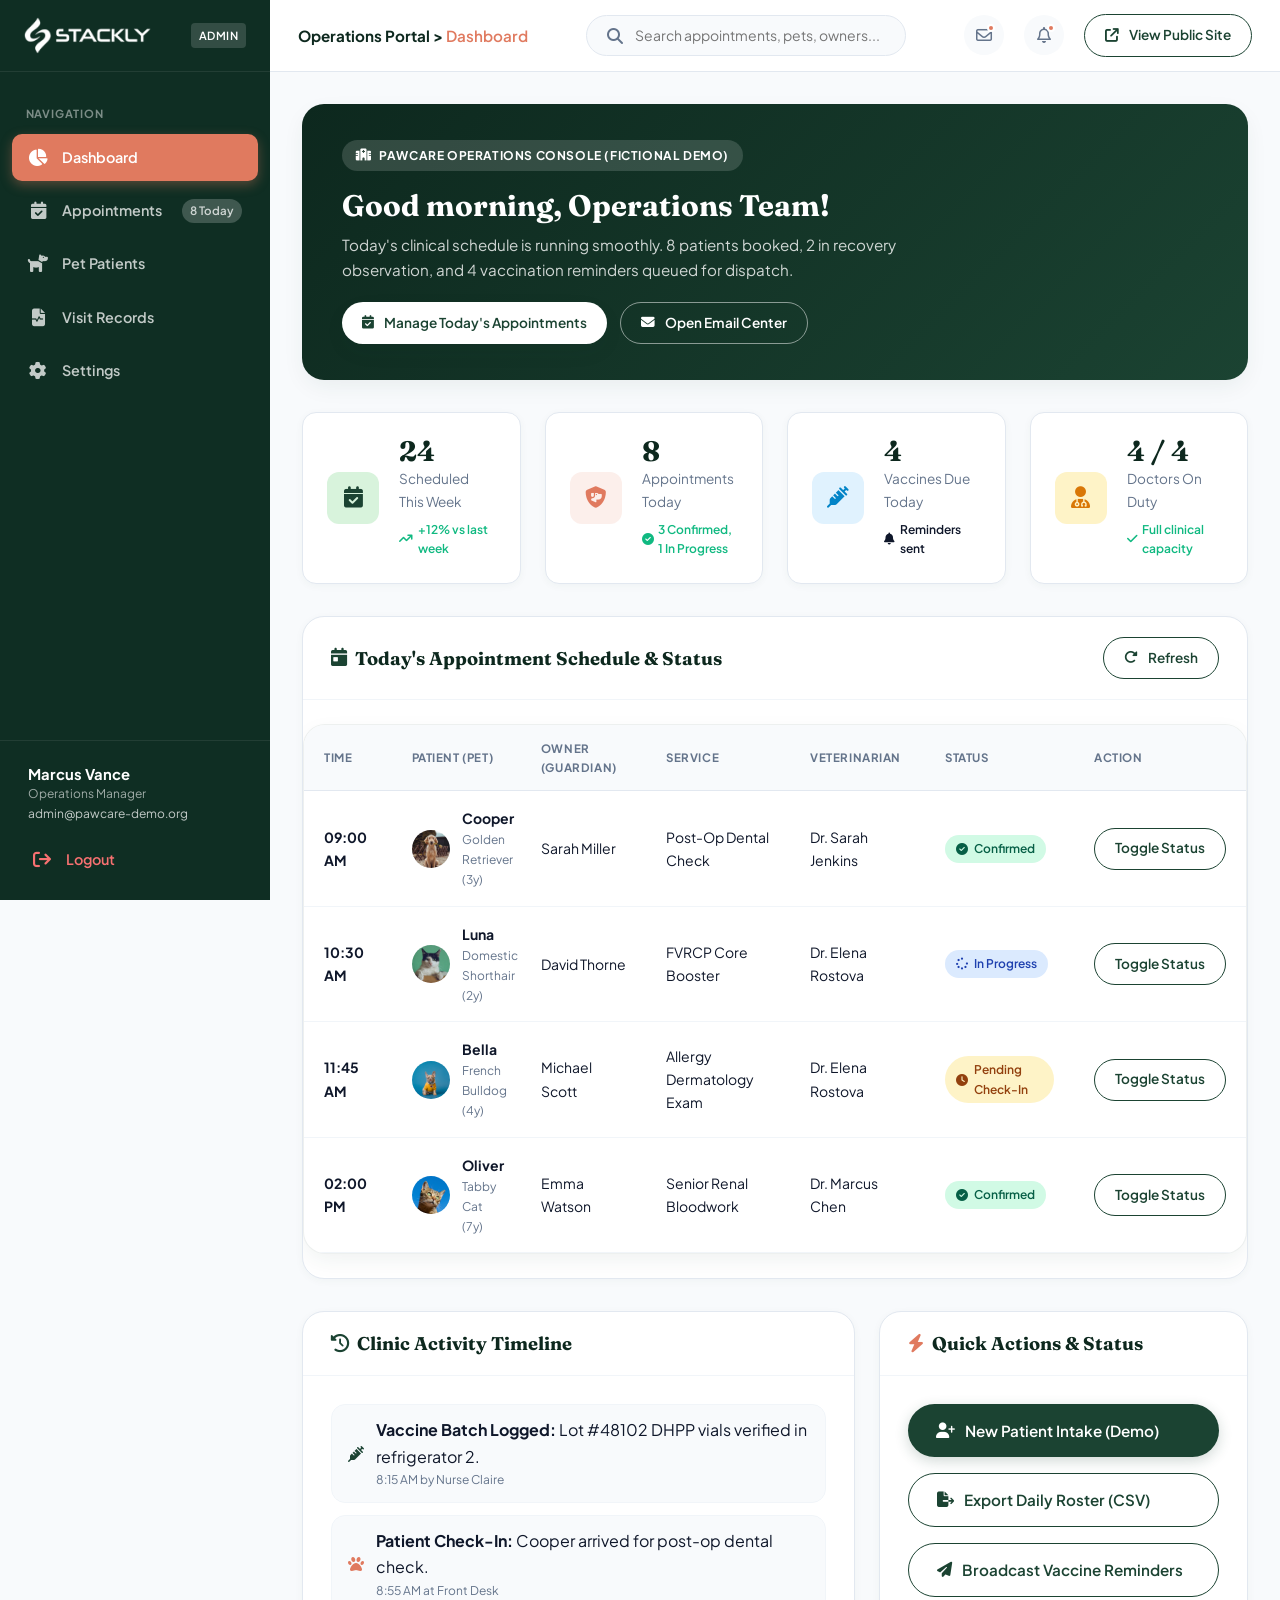
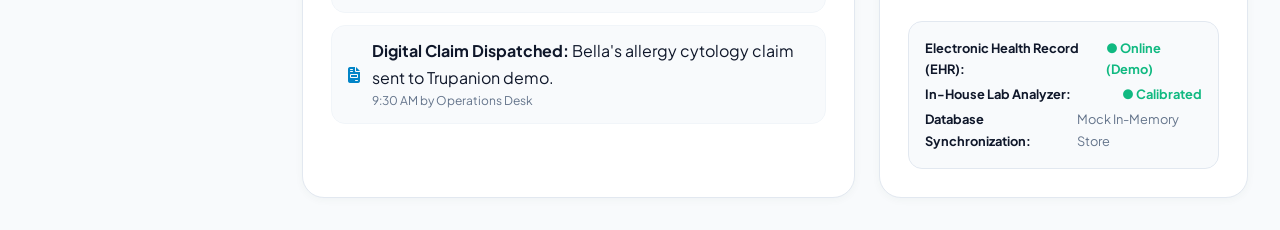
<file: admin-dashboard.html>
<!DOCTYPE html>
<html lang="en">
<head>
  <meta charset="UTF-8">
  <meta name="viewport" content="width=device-width, initial-scale=1.0">
  <title>Clinic Operations Dashboard | PawCare Veterinary Clinic</title>
  <meta name="description" content="PawCare Clinic Operations Dashboard. Manage appointments, patient records, owner contacts, staff scheduling, vaccination reminders, and clinic analytics.">

  <!-- Favicon / Fonts / Icons -->
  <link rel="preconnect" href="https://fonts.googleapis.com">
  <link rel="preconnect" href="https://fonts.gstatic.com" crossorigin>
  <link href="https://fonts.googleapis.com/css2?family=Fraunces:opsz,wght@9..144,600;700&family=Plus+Jakarta+Sans:wght@400;500;600;700&display=swap" rel="stylesheet">
  <link rel="stylesheet" href="https://cdnjs.cloudflare.com/ajax/libs/font-awesome/6.5.1/css/all.min.css">

  <!-- Core Dashboard Stylesheet -->
  <link rel="stylesheet" href="assets/style.css">
  <link rel="stylesheet" href="assets/dashboard.css">
  <link rel="stylesheet" href="assets/responsive.css">
</head>
<body class="theme-admin">

  <div class="dashboard-app">
    <!-- =========================================================================
         ADMIN SIDEBAR
         All 14 items implemented: Dashboard, Appointments, Pet Patients,
         Pet Owners, Veterinarians, Services, Visit Records, Vaccination Reminders,
         Reports, Messages, Email Center, Notifications, Settings, Logout
         ========================================================================= -->
    <aside class="dash-sidebar" aria-label="Clinic Operations Navigation">
      <div class="sidebar-header">
        <a href="admin-dashboard.html" class="sidebar-brand" aria-label="PawCare Admin Dashboard">
          <img src="assets/logo.webp" alt="PawCare Clinic" class="sidebar-logo-img" width="130" height="38">
        </a>
        <div style="display: flex; align-items: center; gap: 0.5rem; margin-left: auto;">
          <span class="sidebar-role-badge">Admin</span>
          <button type="button" class="dash-sidebar-close" aria-label="Close Sidebar Navigation">
            <i class="fa-solid fa-xmark"></i>
          </button>
        </div>
      </div>

      <nav class="sidebar-nav">
        <div class="sidebar-section-title">Navigation</div>
        <button type="button" class="sidebar-nav-item active" data-tab="tab-dashboard">
          <i class="fa-solid fa-chart-pie"></i>
          <span>Dashboard</span>
        </button>
        <button type="button" class="sidebar-nav-item" data-tab="tab-appointments">
          <i class="fa-solid fa-calendar-check"></i>
          <span>Appointments</span>
          <span class="badge-pill">8 Today</span>
        </button>
        <button type="button" class="sidebar-nav-item" data-tab="tab-patients">
          <i class="fa-solid fa-dog"></i>
          <span>Pet Patients</span>
        </button>
        <button type="button" class="sidebar-nav-item" data-tab="tab-records">
          <i class="fa-solid fa-file-waveform"></i>
          <span>Visit Records</span>
        </button>
        <button type="button" class="sidebar-nav-item" data-tab="tab-settings">
          <i class="fa-solid fa-gear"></i>
          <span>Settings</span>
        </button>
      </nav>

      <div class="sidebar-footer">
        <div class="sidebar-user-card" style="margin-bottom: 0.75rem;">
          <div class="sidebar-user-info">
            <div class="sidebar-user-name">Marcus Vance</div>
            <div class="sidebar-user-role">Operations Manager</div>
            <div class="sidebar-user-email" title="admin@pawcare-demo.org">admin@pawcare-demo.org</div>
          </div>
        </div>
        <script>
          (function() {
            try {
              var params = new URLSearchParams(window.location.search);
              var email = params.get('email') || 
                          localStorage.getItem('pawcare_logged_in_email') || 
                          sessionStorage.getItem('pawcare_logged_in_email') || 
                          localStorage.getItem('pawcare_registered_email');
              if (email && email.trim()) {
                email = email.trim();
                localStorage.setItem('pawcare_logged_in_email', email);
                sessionStorage.setItem('pawcare_logged_in_email', email);
                var el = document.querySelector('.sidebar-user-email');
                if (el) { el.textContent = email; el.title = email; }
                var regName = localStorage.getItem('pawcare_registered_name') || sessionStorage.getItem('pawcare_registered_name');
                var nameEl = document.querySelector('.sidebar-user-name');
                if (regName && nameEl) {
                  nameEl.textContent = regName;
                  nameEl.title = regName;
                } else if (email.indexOf('@') > 0 && nameEl) {
                  var local = email.split('@')[0];
                  if (local && local !== 'admin' && local !== 'vet') {
                    var clean = local.split(/[\._\-+]+/).filter(Boolean).map(function(s){return s.charAt(0).toUpperCase() + s.slice(1).toLowerCase();}).join(' ');
                    if (clean) { nameEl.textContent = clean; nameEl.title = clean; }
                  }
                }
              }
            } catch(e) {}
          })();
        </script>
        <button type="button" class="sidebar-nav-item action-logout" data-action="logout" style="color: #F87171; padding: 0.5rem 0.75rem; border-radius: 8px;">
          <i class="fa-solid fa-arrow-right-from-bracket"></i>
          <span>Logout</span>
        </button>
      </div>
    </aside>

    <!-- Mobile Sidebar Backdrop Overlay -->
    <div class="dash-sidebar-backdrop" id="dashSidebarBackdrop"></div>

    <!-- =========================================================================
         MAIN OPERATIONS CONTENT
         ========================================================================= -->
    <main class="dash-main">
      <!-- Topbar -->
      <header class="dash-topbar">
        <div style="display: flex; align-items: center; min-width: 0; overflow: hidden;">
          <button type="button" class="dash-sidebar-toggle" aria-label="Toggle Sidebar Navigation">
            <i class="fa-solid fa-bars"></i>
          </button>
          <div style="font-size: 0.95rem; font-weight: 700; color: var(--color-primary-dark); white-space: nowrap; overflow: hidden; text-overflow: ellipsis;">
            <span class="dash-breadcrumb-prefix">Operations Portal &gt; </span><span class="dash-breadcrumb-current" style="color: var(--color-accent); font-weight: 600;">Dashboard</span>
          </div>
        </div>

        <div class="dash-search-box">
          <i class="fa-solid fa-magnifying-glass" style="color: var(--dash-muted);"></i>
          <input type="text" id="dashGlobalSearch" placeholder="Search appointments, pets, owners..." aria-label="Global search">
        </div>

        <div class="dash-topbar-actions">
          <button type="button" class="topbar-icon-btn" onclick="window.location.href='404.html'" aria-label="Email Inbox">
            <i class="fa-regular fa-envelope"></i>
            <span class="dot-alert"></span>
          </button>
          <button type="button" class="topbar-icon-btn" onclick="window.location.href='404.html'" aria-label="Notifications Alert">
            <i class="fa-regular fa-bell"></i>
            <span class="dot-alert"></span>
          </button>
          <a href="index.html" class="btn btn-outline btn-sm">
            <i class="fa-solid fa-arrow-up-right-from-square"></i> View Public Site
          </a>
        </div>
      </header>

      <!-- Dashboard View Panels -->
      <div class="dash-body">

        <!-- =====================================================================
             PANEL 1: DASHBOARD (Home View)
             Sections: 1. Welcome panel, 2. Daily overview, 3. Appointment statistics,
             4. Upcoming appointments, 5. Appointment status, 12. Clinic activity timeline,
             16. Quick actions, 17. Clinic schedule
             ===================================================================== -->
        <section id="tab-dashboard" class="dash-view-panel active">
          <!-- Section 1: Welcome Panel -->
          <div class="dash-welcome-card">
            <div>
              <div class="dash-welcome-badge">
                <i class="fa-solid fa-hospital"></i> PawCare Operations Console (Fictional Demo)
              </div>
              <h2>Good morning, Operations Team!</h2>
              <p>
                Today's clinical schedule is running smoothly. 8 patients booked, 2 in recovery observation, and 4 vaccination reminders queued for dispatch.
              </p>
              <div style="display: flex; gap: 0.85rem; flex-wrap: wrap;">
                <button type="button" class="btn btn-white btn-sm" onclick="window.location.href='404.html'">
                  <i class="fa-solid fa-calendar-check"></i> Manage Today's Appointments
                </button>
                <button type="button" class="btn btn-outline-white btn-sm" onclick="window.location.href='404.html'">
                  <i class="fa-solid fa-envelope"></i> Open Email Center
                </button>
              </div>
            </div>
            <div style="font-size: 5.5rem; opacity: 0.15; padding-right: 1.5rem; display: none;" class="d-lg-block">
              <i class="fa-solid fa-notes-medical"></i>
            </div>
          </div>

          <!-- Section 2 & 3: Daily Overview & Appointment Statistics -->
          <div class="dash-stats-grid">
            <div class="dash-stat-card" onclick="window.location.href='404.html'" role="button" tabindex="0" title="Click to view detailed statistics">
              <div class="dash-stat-icon stat-icon-emerald"><i class="fa-solid fa-calendar-check"></i></div>
              <div class="dash-stat-info">
                <h3>24</h3>
                <p>Scheduled This Week</p>
                <span class="stat-trend trend-up"><i class="fa-solid fa-arrow-trend-up"></i> +12% vs last week</span>
              </div>
            </div>

            <div class="dash-stat-card" onclick="window.location.href='404.html'" role="button" tabindex="0" title="Click to view today's appointments">
              <div class="dash-stat-icon stat-icon-coral"><i class="fa-solid fa-shield-dog"></i></div>
              <div class="dash-stat-info">
                <h3>8</h3>
                <p>Appointments Today</p>
                <span class="stat-trend trend-up"><i class="fa-solid fa-circle-check"></i> 3 Confirmed, 1 In Progress</span>
              </div>
            </div>

            <div class="dash-stat-card" onclick="window.location.href='404.html'" role="button" tabindex="0" title="Click to view vaccine schedule">
              <div class="dash-stat-icon stat-icon-blue"><i class="fa-solid fa-syringe"></i></div>
              <div class="dash-stat-info">
                <h3>4</h3>
                <p>Vaccines Due Today</p>
                <span class="stat-trend"><i class="fa-solid fa-bell"></i> Reminders sent</span>
              </div>
            </div>

            <div class="dash-stat-card" onclick="window.location.href='404.html'" role="button" tabindex="0" title="Click to view doctors roster">
              <div class="dash-stat-icon stat-icon-amber"><i class="fa-solid fa-user-doctor"></i></div>
              <div class="dash-stat-info">
                <h3>4 / 4</h3>
                <p>Doctors On Duty</p>
                <span class="stat-trend trend-up"><i class="fa-solid fa-check"></i> Full clinical capacity</span>
              </div>
            </div>
          </div>

          <!-- Sections 4, 5 & 16: Upcoming Appointments & Interactive Status -->
          <div class="dash-card">
            <div class="dash-card-header">
              <h3><i class="fa-solid fa-calendar-day" style="color: var(--color-primary);"></i> Today's Appointment Schedule & Status</h3>
              <div style="display: flex; gap: 0.5rem;">
                <button type="button" class="btn btn-outline btn-sm" onclick="window.location.href='404.html'">
                  <i class="fa-solid fa-rotate-right"></i> Refresh
                </button>
              </div>
            </div>
            <div class="table-responsive">
              <table class="dash-table">
                <thead>
                  <tr>
                    <th>Time</th>
                    <th>Patient (Pet)</th>
                    <th>Owner (Guardian)</th>
                    <th>Service</th>
                    <th>Veterinarian</th>
                    <th>Status</th>
                    <th>Action</th>
                  </tr>
                </thead>
                <tbody>
                  <tr class="inspect-patient" data-pet-name="Cooper" data-pet-species="Golden Retriever" data-pet-age="3 Years" data-pet-owner="Sarah Miller">
                    <td><strong>09:00 AM</strong></td>
                    <td>
                      <div class="patient-cell">
                        <img src="assets/dash-pet-cooper.webp" alt="Cooper" class="patient-avatar" width="38" height="38">
                        <div>
                          <strong class="patient-name">Cooper</strong>
                          <div style="font-size: 0.75rem; color: var(--dash-muted);">Golden Retriever (3y)</div>
                        </div>
                      </div>
                    </td>
                    <td>Sarah Miller</td>
                    <td>Post-Op Dental Check</td>
                    <td>Dr. Sarah Jenkins</td>
                    <td><span class="status-badge badge-confirmed"><i class="fa-solid fa-circle-check"></i> Confirmed</span></td>
                    <td>
                      <button type="button" class="btn btn-outline btn-sm btn-change-status" onclick="window.location.href='404.html'">
                        Toggle Status
                      </button>
                    </td>
                  </tr>

                  <tr class="inspect-patient" data-pet-name="Luna" data-pet-species="Domestic Shorthair Cat" data-pet-age="2 Years" data-pet-owner="David Thorne">
                    <td><strong>10:30 AM</strong></td>
                    <td>
                      <div class="patient-cell">
                        <img src="assets/dash-pet-luna.webp" alt="Luna" class="patient-avatar" width="38" height="38">
                        <div>
                          <strong class="patient-name">Luna</strong>
                          <div style="font-size: 0.75rem; color: var(--dash-muted);">Domestic Shorthair (2y)</div>
                        </div>
                      </div>
                    </td>
                    <td>David Thorne</td>
                    <td>FVRCP Core Booster</td>
                    <td>Dr. Elena Rostova</td>
                    <td><span class="status-badge badge-in-progress"><i class="fa-solid fa-spinner fa-spin"></i> In Progress</span></td>
                    <td>
                      <button type="button" class="btn btn-outline btn-sm btn-change-status" onclick="window.location.href='404.html'">
                        Toggle Status
                      </button>
                    </td>
                  </tr>

                  <tr class="inspect-patient" data-pet-name="Bella" data-pet-species="French Bulldog" data-pet-age="4 Years" data-pet-owner="Michael Scott">
                    <td><strong>11:45 AM</strong></td>
                    <td>
                      <div class="patient-cell">
                        <img src="assets/dash-pet-bella.webp" alt="Bella" class="patient-avatar" width="38" height="38">
                        <div>
                          <strong class="patient-name">Bella</strong>
                          <div style="font-size: 0.75rem; color: var(--dash-muted);">French Bulldog (4y)</div>
                        </div>
                      </div>
                    </td>
                    <td>Michael Scott</td>
                    <td>Allergy Dermatology Exam</td>
                    <td>Dr. Elena Rostova</td>
                    <td><span class="status-badge badge-pending"><i class="fa-solid fa-clock"></i> Pending Check-In</span></td>
                    <td>
                      <button type="button" class="btn btn-outline btn-sm btn-change-status" onclick="window.location.href='404.html'">
                        Toggle Status
                      </button>
                    </td>
                  </tr>

                  <tr class="inspect-patient" data-pet-name="Oliver" data-pet-species="Tabby Cat" data-pet-age="7 Years" data-pet-owner="Emma Watson">
                    <td><strong>02:00 PM</strong></td>
                    <td>
                      <div class="patient-cell">
                        <img src="assets/dash-pet-oliver.webp" alt="Oliver" class="patient-avatar" width="38" height="38">
                        <div>
                          <strong class="patient-name">Oliver</strong>
                          <div style="font-size: 0.75rem; color: var(--dash-muted);">Tabby Cat (7y)</div>
                        </div>
                      </div>
                    </td>
                    <td>Emma Watson</td>
                    <td>Senior Renal Bloodwork</td>
                    <td>Dr. Marcus Chen</td>
                    <td><span class="status-badge badge-confirmed"><i class="fa-solid fa-circle-check"></i> Confirmed</span></td>
                    <td>
                      <button type="button" class="btn btn-outline btn-sm btn-change-status" onclick="window.location.href='404.html'">
                        Toggle Status
                      </button>
                    </td>
                  </tr>
                </tbody>
              </table>
            </div>
          </div>

          <!-- Section 12 & 17: Clinic Activity Timeline & Clinic Schedule -->
          <div class="dash-columns-grid">
            <div class="dash-card">
              <div class="dash-card-header">
                <h3><i class="fa-solid fa-clock-rotate-left" style="color: var(--color-primary);"></i> Clinic Activity Timeline</h3>
              </div>
              <div class="dash-card-body">
                <div class="task-checklist">
                  <div class="task-item">
                    <i class="fa-solid fa-syringe" style="color: var(--color-primary);"></i>
                    <div>
                      <strong>Vaccine Batch Logged:</strong> Lot #48102 DHPP vials verified in refrigerator 2.
                      <div style="font-size: 0.75rem; color: var(--dash-muted);">8:15 AM by Nurse Claire</div>
                    </div>
                  </div>
                  <div class="task-item">
                    <i class="fa-solid fa-paw" style="color: var(--color-accent);"></i>
                    <div>
                      <strong>Patient Check-In:</strong> Cooper arrived for post-op dental check.
                      <div style="font-size: 0.75rem; color: var(--dash-muted);">8:55 AM at Front Desk</div>
                    </div>
                  </div>
                  <div class="task-item">
                    <i class="fa-solid fa-file-invoice" style="color: #0284C7;"></i>
                    <div>
                      <strong>Digital Claim Dispatched:</strong> Bella's allergy cytology claim sent to Trupanion demo.
                      <div style="font-size: 0.75rem; color: var(--dash-muted);">9:30 AM by Operations Desk</div>
                    </div>
                  </div>
                </div>
              </div>
            </div>

            <!-- Section 16 & 18: Quick Actions & System Status -->
            <div class="dash-card">
              <div class="dash-card-header">
                <h3><i class="fa-solid fa-bolt" style="color: var(--color-accent);"></i> Quick Actions & Status</h3>
              </div>
              <div class="dash-card-body" style="display: flex; flex-direction: column; gap: 1rem;">
                <button type="button" class="btn btn-primary" style="justify-content: flex-start;" onclick="window.location.href='404.html'">
                  <i class="fa-solid fa-user-plus"></i> New Patient Intake (Demo)
                </button>
                <button type="button" class="btn btn-outline" style="justify-content: flex-start;" onclick="window.location.href='404.html'">
                  <i class="fa-solid fa-file-export"></i> Export Daily Roster (CSV)
                </button>
                <button type="button" class="btn btn-outline" style="justify-content: flex-start;" onclick="window.location.href='404.html'">
                  <i class="fa-solid fa-paper-plane"></i> Broadcast Vaccine Reminders
                </button>

                <div style="padding: 1rem; background-color: #F8FAFC; border-radius: var(--radius-md); border: 1px solid var(--dash-border); margin-top: 0.5rem;">
                  <div style="display: flex; justify-content: space-between; font-size: 0.8rem; margin-bottom: 0.25rem;">
                    <strong>Electronic Health Record (EHR):</strong>
                    <span style="color: var(--color-success); font-weight: 700;">● Online (Demo)</span>
                  </div>
                  <div style="display: flex; justify-content: space-between; font-size: 0.8rem; margin-bottom: 0.25rem;">
                    <strong>In-House Lab Analyzer:</strong>
                    <span style="color: var(--color-success); font-weight: 700;">● Calibrated</span>
                  </div>
                  <div style="display: flex; justify-content: space-between; font-size: 0.8rem;">
                    <strong>Database Synchronization:</strong>
                    <span style="color: var(--dash-muted);">Mock In-Memory Store</span>
                  </div>
                </div>
              </div>
            </div>
          </div>
        </section>

        <!-- =====================================================================
             PANEL 2: APPOINTMENTS (Section 4 & 5)
             ===================================================================== -->
        <section id="tab-appointments" class="dash-view-panel">
          <div class="dash-card">
            <div class="dash-card-header">
              <h3><i class="fa-solid fa-calendar-check" style="color: var(--color-primary);"></i> Comprehensive Appointment Pipeline</h3>
              <div style="display: flex; gap: 0.75rem;">
                <button type="button" class="btn btn-primary btn-sm" onclick="window.location.href='404.html'">
                  <i class="fa-solid fa-plus"></i> Add Appointment
                </button>
              </div>
            </div>
            <div class="table-responsive">
              <table class="dash-table">
                <thead>
                  <tr>
                    <th>Ref Code</th>
                    <th>Date & Time</th>
                    <th>Patient</th>
                    <th>Guardian</th>
                    <th>Doctor</th>
                    <th>Category</th>
                    <th>Status</th>
                    <th>Actions</th>
                  </tr>
                </thead>
                <tbody>
                  <tr>
                    <td><strong>PAW-48210</strong></td>
                    <td>Oct 22 • 09:00 AM</td>
                    <td>Cooper (Golden Retriever)</td>
                    <td>Sarah Miller</td>
                    <td>Dr. Sarah Jenkins</td>
                    <td>Dental Check</td>
                    <td><span class="status-badge badge-confirmed">Confirmed</span></td>
                    <td><button type="button" class="btn btn-outline btn-sm btn-change-status" onclick="window.location.href='404.html'">Update</button></td>
                  </tr>
                  <tr>
                    <td><strong>PAW-48211</strong></td>
                    <td>Oct 22 • 10:30 AM</td>
                    <td>Luna (Shorthair)</td>
                    <td>David Thorne</td>
                    <td>Dr. Elena Rostova</td>
                    <td>Vaccine Series</td>
                    <td><span class="status-badge badge-in-progress">In Progress</span></td>
                    <td><button type="button" class="btn btn-outline btn-sm btn-change-status" onclick="window.location.href='404.html'">Update</button></td>
                  </tr>
                  <tr>
                    <td><strong>PAW-48212</strong></td>
                    <td>Oct 22 • 11:45 AM</td>
                    <td>Bella (Bulldog)</td>
                    <td>Michael Scott</td>
                    <td>Dr. Elena Rostova</td>
                    <td>Skin Cytology</td>
                    <td><span class="status-badge badge-pending">Pending</span></td>
                    <td><button type="button" class="btn btn-outline btn-sm btn-change-status" onclick="window.location.href='404.html'">Update</button></td>
                  </tr>
                  <tr>
                    <td><strong>PAW-48213</strong></td>
                    <td>Oct 22 • 02:00 PM</td>
                    <td>Oliver (Tabby)</td>
                    <td>Emma Watson</td>
                    <td>Dr. Marcus Chen</td>
                    <td>Renal Screening</td>
                    <td><span class="status-badge badge-confirmed">Confirmed</span></td>
                    <td><button type="button" class="btn btn-outline btn-sm btn-change-status" onclick="window.location.href='404.html'">Update</button></td>
                  </tr>
                  <tr>
                    <td><strong>PAW-48214</strong></td>
                    <td>Oct 22 • 03:30 PM</td>
                    <td>Buster (Rescue Mix)</td>
                    <td>David Thorne</td>
                    <td>Dr. Michael Vance</td>
                    <td>Limping Check</td>
                    <td><span class="status-badge badge-pending">Pending</span></td>
                    <td><button type="button" class="btn btn-outline btn-sm btn-change-status" onclick="window.location.href='404.html'">Update</button></td>
                  </tr>
                </tbody>
              </table>
            </div>
          </div>
        </section>

        <!-- =====================================================================
             PANEL 3: PET PATIENTS (Section 6)
             ===================================================================== -->
        <section id="tab-patients" class="dash-view-panel">
          <div class="dash-card">
            <div class="dash-card-header">
              <h3><i class="fa-solid fa-dog" style="color: var(--color-primary);"></i> Pet Patients Registry</h3>
              <span style="font-size: 0.85rem; color: var(--dash-muted);">Click any row to inspect clinical record (Demo)</span>
            </div>
            <div class="table-responsive">
              <table class="dash-table">
                <thead>
                  <tr>
                    <th>Patient</th>
                    <th>Species & Breed</th>
                    <th>Age</th>
                    <th>Weight</th>
                    <th>Microchip ID</th>
                    <th>Guardian</th>
                    <th>Last Exam</th>
                  </tr>
                </thead>
                <tbody>
                  <tr class="inspect-patient" data-pet-name="Charlie" data-pet-species="Canine (Golden Retriever)" data-pet-age="3 Years" data-pet-owner="Sarah Miller" style="cursor: pointer;">
                    <td>
                      <div class="patient-cell">
                        <img src="assets/dash-pet-charlie.webp" alt="Charlie" class="patient-avatar" width="38" height="38">
                        <strong>Charlie</strong>
                      </div>
                    </td>
                    <td>Canine • Golden Retriever</td>
                    <td>3 Years</td>
                    <td>31.2 kg</td>
                    <td>985-141-002-841</td>
                    <td>Sarah Miller</td>
                    <td>Yesterday</td>
                  </tr>

                  <tr class="inspect-patient" data-pet-name="Bailey" data-pet-species="Feline (Domestic Shorthair)" data-pet-age="2 Years" data-pet-owner="David Thorne" style="cursor: pointer;">
                    <td>
                      <div class="patient-cell">
                        <img src="assets/dash-pet-bailey.webp" alt="Bailey" class="patient-avatar" width="38" height="38">
                        <strong>Bailey</strong>
                      </div>
                    </td>
                    <td>Feline • Domestic Shorthair</td>
                    <td>2 Years</td>
                    <td>4.1 kg</td>
                    <td>985-141-009-114</td>
                    <td>David Thorne</td>
                    <td>Today</td>
                  </tr>

                  <tr class="inspect-patient" data-pet-name="Lucy" data-pet-species="Canine (French Bulldog)" data-pet-age="4 Years" data-pet-owner="Michael Scott" style="cursor: pointer;">
                    <td>
                      <div class="patient-cell">
                        <img src="assets/dash-pet-lucy.webp" alt="Lucy" class="patient-avatar" width="38" height="38">
                        <strong>Lucy</strong>
                      </div>
                    </td>
                    <td>Canine • French Bulldog</td>
                    <td>4 Years</td>
                    <td>11.8 kg</td>
                    <td>985-141-005-722</td>
                    <td>Michael Scott</td>
                    <td>3 Weeks Ago</td>
                  </tr>

                  <tr class="inspect-patient" data-pet-name="Bear" data-pet-species="Feline (Tabby)" data-pet-age="7 Years" data-pet-owner="Emma Watson" style="cursor: pointer;">
                    <td>
                      <div class="patient-cell">
                        <img src="assets/dash-pet-bear.webp" alt="Bear" class="patient-avatar" width="38" height="38">
                        <strong>Bear</strong>
                      </div>
                    </td>
                    <td>Feline • Domestic Tabby</td>
                    <td>7 Years</td>
                    <td>5.3 kg</td>
                    <td>985-141-001-993</td>
                    <td>Emma Watson</td>
                    <td>1 Month Ago</td>
                  </tr>
                </tbody>
              </table>
            </div>
          </div>
        </section>

        <!-- =====================================================================
             PANEL 4: PET OWNERS (Section 7)
             ===================================================================== -->
        <section id="tab-owners" class="dash-view-panel">
          <div class="dash-card">
            <div class="dash-card-header">
              <h3><i class="fa-solid fa-users" style="color: var(--color-primary);"></i> Pet Owners Directory</h3>
            </div>
            <div class="table-responsive">
              <table class="dash-table">
                <thead>
                  <tr>
                    <th>Owner Name</th>
                    <th>Email Address</th>
                    <th>Phone</th>
                    <th>Active Pets</th>
                    <th>Insurance Provider</th>
                    <th>Status</th>
                  </tr>
                </thead>
                <tbody>
                  <tr>
                    <td><strong>Sarah Miller</strong></td>
                    <td>sarah.m@example.com</td>
                    <td>+1 (555) 019-2834</td>
                    <td>Cooper (Golden Retriever)</td>
                    <td>Trupanion</td>
                    <td><span class="status-badge badge-confirmed">Active</span></td>
                  </tr>
                  <tr>
                    <td><strong>David Thorne</strong></td>
                    <td>david.t@example.com</td>
                    <td>+1 (555) 018-9941</td>
                    <td>Luna, Buster</td>
                    <td>Healthy Paws</td>
                    <td><span class="status-badge badge-confirmed">Active</span></td>
                  </tr>
                  <tr>
                    <td><strong>Michael Scott</strong></td>
                    <td>m.scott@example.com</td>
                    <td>+1 (555) 017-3829</td>
                    <td>Bella (French Bulldog)</td>
                    <td>Nationwide Pet</td>
                    <td><span class="status-badge badge-confirmed">Active</span></td>
                  </tr>
                  <tr>
                    <td><strong>Emma Watson</strong></td>
                    <td>e.watson@example.com</td>
                    <td>+1 (555) 014-7291</td>
                    <td>Oliver (Tabby Cat)</td>
                    <td>Petplan</td>
                    <td><span class="status-badge badge-confirmed">Active</span></td>
                  </tr>
                </tbody>
              </table>
            </div>
          </div>
        </section>

        <!-- =====================================================================
             PANEL 5: VETERINARIANS (Section 8)
             ===================================================================== -->
        <section id="tab-team" class="dash-view-panel">
          <div class="dash-card">
            <div class="dash-card-header">
              <h3><i class="fa-solid fa-user-doctor" style="color: var(--color-primary);"></i> Clinical Veterinary Staff Overview</h3>
            </div>
            <div class="table-responsive">
              <table class="dash-table">
                <thead>
                  <tr>
                    <th>Doctor</th>
                    <th>Specialty</th>
                    <th>Roster Shift</th>
                    <th>Patients Today</th>
                    <th>Status</th>
                  </tr>
                </thead>
                <tbody>
                  <tr>
                    <td>
                      <div class="patient-cell">
                        <img src="assets/dash-staff-sarah.webp" alt="Dr. Sarah" class="patient-avatar" width="38" height="38">
                        <div><strong>Dr. Sarah Jenkins, DVM</strong><div style="font-size: 0.75rem;">Lead General Clinician</div></div>
                      </div>
                    </td>
                    <td>Internal Medicine & Geriatrics</td>
                    <td>8:00 AM – 4:00 PM</td>
                    <td>6 Patients</td>
                    <td><span class="status-badge badge-in-progress">In Consultation</span></td>
                  </tr>
                  <tr>
                    <td>
                      <div class="patient-cell">
                        <img src="assets/dash-staff-michael.webp" alt="Dr. Michael" class="patient-avatar" width="38" height="38">
                        <div><strong>Dr. Michael Vance, DVM</strong><div style="font-size: 0.75rem;">Surgical Lead</div></div>
                      </div>
                    </td>
                    <td>Soft-Tissue & Orthopedics</td>
                    <td>9:00 AM – 5:00 PM</td>
                    <td>3 Surgeries</td>
                    <td><span class="status-badge badge-confirmed">In Theater</span></td>
                  </tr>
                  <tr>
                    <td>
                      <div class="patient-cell">
                        <img src="assets/dash-staff-elena.webp" alt="Dr. Elena" class="patient-avatar" width="38" height="38">
                        <div><strong>Dr. Elena Rostova, DVM</strong><div style="font-size: 0.75rem;">Ultrasound & Derm</div></div>
                      </div>
                    </td>
                    <td>Dermatology & Ultrasound</td>
                    <td>10:00 AM – 6:00 PM</td>
                    <td>5 Patients</td>
                    <td><span class="status-badge badge-confirmed">Available</span></td>
                  </tr>
                  <tr>
                    <td>
                      <div class="patient-cell">
                        <img src="assets/dash-staff-marcus.webp" alt="Dr. Marcus" class="patient-avatar" width="38" height="38">
                        <div><strong>Dr. Marcus Chen, DVM</strong><div style="font-size: 0.75rem;">Triage Specialist</div></div>
                      </div>
                    </td>
                    <td>Urgent Care & Critical Triage</td>
                    <td>11:00 AM – 7:00 PM</td>
                    <td>4 Patients</td>
                    <td><span class="status-badge badge-confirmed">On Triage</span></td>
                  </tr>
                </tbody>
              </table>
            </div>
          </div>
        </section>

        <!-- =====================================================================
             PANEL 6: SERVICES OVERVIEW (Section 9)
             ===================================================================== -->
        <section id="tab-services" class="dash-view-panel">
          <div class="dash-card">
            <div class="dash-card-header">
              <h3><i class="fa-solid fa-stethoscope" style="color: var(--color-primary);"></i> Service Catalog & Pricing Rules (Demo)</h3>
            </div>
            <div class="table-responsive">
              <table class="dash-table">
                <thead>
                  <tr>
                    <th>Service Code</th>
                    <th>Category</th>
                    <th>Clinical Procedure</th>
                    <th>Standard Duration</th>
                    <th>Base Fee (Demo)</th>
                    <th>Status</th>
                  </tr>
                </thead>
                <tbody>
                  <tr>
                    <td><strong>SRV-WEL-01</strong></td>
                    <td>Wellness</td>
                    <td>Comprehensive Annual Physical Examination</td>
                    <td>30 mins</td>
                    <td>$75.00</td>
                    <td><span class="status-badge badge-confirmed">Active</span></td>
                  </tr>
                  <tr>
                    <td><strong>SRV-VAC-02</strong></td>
                    <td>Immunology</td>
                    <td>Core Canine Booster (DHPP + Rabies)</td>
                    <td>20 mins</td>
                    <td>$65.00</td>
                    <td><span class="status-badge badge-confirmed">Active</span></td>
                  </tr>
                  <tr>
                    <td><strong>SRV-DEN-03</strong></td>
                    <td>Dentistry</td>
                    <td>Ultrasonic Dental Scaling & Polishing under Anesthesia</td>
                    <td>90 mins</td>
                    <td>$380.00</td>
                    <td><span class="status-badge badge-confirmed">Active</span></td>
                  </tr>
                  <tr>
                    <td><strong>SRV-SUR-04</strong></td>
                    <td>Surgical</td>
                    <td>Routine Ovariohysterectomy (Feline Spay)</td>
                    <td>60 mins</td>
                    <td>$295.00</td>
                    <td><span class="status-badge badge-confirmed">Active</span></td>
                  </tr>
                </tbody>
              </table>
            </div>
          </div>
        </section>

        <!-- =====================================================================
             PANEL 7: VISIT RECORDS (Section 10)
             ===================================================================== -->
        <section id="tab-records" class="dash-view-panel">
          <div class="dash-card">
            <div class="dash-card-header">
              <h3><i class="fa-solid fa-file-waveform" style="color: var(--color-primary);"></i> Patient Visit Archive</h3>
            </div>
            <div class="table-responsive">
              <table class="dash-table">
                <thead>
                  <tr>
                    <th>Date</th>
                    <th>Patient</th>
                    <th>Clinical Summary</th>
                    <th>Diagnosis / Assessment</th>
                    <th>Attending Doctor</th>
                    <th>Invoicing</th>
                  </tr>
                </thead>
                <tbody>
                  <tr>
                    <td>Oct 21, 2026</td>
                    <td>Cooper (Golden Retriever)</td>
                    <td>Severe calculus Grade 2, full ultrasonic clean completed</td>
                    <td>Periodontal Stage 1 resolved</td>
                    <td>Dr. Sarah Jenkins</td>
                    <td><span class="status-badge badge-confirmed">Paid in Full</span></td>
                  </tr>
                  <tr>
                    <td>Oct 19, 2026</td>
                    <td>Bella (French Bulldog)</td>
                    <td>Cytology showed Malassezia yeast overgrowth left ear</td>
                    <td>Otitis Externa fungal</td>
                    <td>Dr. Elena Rostova</td>
                    <td><span class="status-badge badge-confirmed">Paid in Full</span></td>
                  </tr>
                  <tr>
                    <td>Oct 15, 2026</td>
                    <td>Oliver (Tabby Cat)</td>
                    <td>Biannual senior wellness, mild azotemia noted</td>
                    <td>Early CKD Stage 1 monitoring</td>
                    <td>Dr. Marcus Chen</td>
                    <td><span class="status-badge badge-confirmed">Paid in Full</span></td>
                  </tr>
                </tbody>
              </table>
            </div>
          </div>
        </section>

        <!-- =====================================================================
             PANEL 8: VACCINATION REMINDERS (Section 11)
             ===================================================================== -->
        <section id="tab-reminders" class="dash-view-panel">
          <div class="dash-card">
            <div class="dash-card-header">
              <h3><i class="fa-solid fa-syringe" style="color: var(--color-primary);"></i> Vaccination Follow-Up Reminders</h3>
              <button type="button" class="btn btn-primary btn-sm" onclick="window.location.href='404.html'">
                <i class="fa-solid fa-paper-plane"></i> Send All Reminders (Demo)
              </button>
            </div>
            <div class="table-responsive">
              <table class="dash-table">
                <thead>
                  <tr>
                    <th>Patient</th>
                    <th>Guardian</th>
                    <th>Vaccine Needed</th>
                    <th>Due Date</th>
                    <th>Channel</th>
                    <th>Action</th>
                  </tr>
                </thead>
                <tbody>
                  <tr>
                    <td><strong>Cooper</strong> (Golden Retriever)</td>
                    <td>Sarah Miller (555-019-2834)</td>
                    <td>Bordetella Annual Booster</td>
                    <td>Today (Oct 22)</td>
                    <td>SMS & Email</td>
                    <td><button type="button" class="btn btn-outline btn-sm" onclick="window.location.href='404.html'">Send Single</button></td>
                  </tr>
                  <tr>
                    <td><strong>Luna</strong> (Shorthair Cat)</td>
                    <td>David Thorne (555-018-9941)</td>
                    <td>Rabies 1-Year Booster</td>
                    <td>Today (Oct 22)</td>
                    <td>SMS</td>
                    <td><button type="button" class="btn btn-outline btn-sm" onclick="window.location.href='404.html'">Send Single</button></td>
                  </tr>
                  <tr>
                    <td><strong>Buster</strong> (Rescue Mix)</td>
                    <td>David Thorne (555-018-9941)</td>
                    <td>Canine Leptospirosis</td>
                    <td>In 3 Days</td>
                    <td>Email</td>
                    <td><button type="button" class="btn btn-outline btn-sm" onclick="window.location.href='404.html'">Send Single</button></td>
                  </tr>
                </tbody>
              </table>
            </div>
          </div>
        </section>

        <!-- =====================================================================
             PANEL 9: REPORTS & ANALYTICS (Section 14)
             ===================================================================== -->
        <section id="tab-reports" class="dash-view-panel">
          <div class="dash-card">
            <div class="dash-card-header">
              <h3><i class="fa-solid fa-chart-line" style="color: var(--color-primary);"></i> Clinic Operations Analytics (Demo)</h3>
            </div>
            <div class="dash-card-body">
              <div class="dash-stats-grid" style="margin-bottom: 2rem;">
                <div class="dash-stat-card">
                  <div class="dash-stat-info">
                    <h3>99.4%</h3>
                    <p>Client Satisfaction Score</p>
                    <span class="stat-trend trend-up">Exceeds national benchmark</span>
                  </div>
                </div>
                <div class="dash-stat-card">
                  <div class="dash-stat-info">
                    <h3>92%</h3>
                    <p>Vaccination Adherence</p>
                    <span class="stat-trend trend-up">+4% after SMS reminders</span>
                  </div>
                </div>
                <div class="dash-stat-card">
                  <div class="dash-stat-info">
                    <h3>18.4 mins</h3>
                    <p>Average Checkup Duration</p>
                    <span class="stat-trend">Unhurried consultations</span>
                  </div>
                </div>
                <div class="dash-stat-card">
                  <div class="dash-stat-info">
                    <h3>0.02%</h3>
                    <p>Surgical Complication Rate</p>
                    <span class="stat-trend trend-up">Strict sterility adherence</span>
                  </div>
                </div>
              </div>

              <div style="background-color: #F8FAFC; padding: 2rem; border-radius: var(--radius-md); text-align: center; border: 1px solid var(--dash-border);">
                <i class="fa-solid fa-chart-simple" style="font-size: 3rem; color: var(--color-primary); margin-bottom: 1rem;"></i>
                <h4>Quarterly Performance & Financial Metrics Visualization</h4>
                <p style="font-size: 0.9rem; color: var(--dash-muted); max-width: 500px; margin: 0 auto 1.5rem;">
                  Interactive charts for revenue, inventory turnover, and species breakdown are available in this operations management simulation.
                </p>
                <button type="button" class="btn btn-outline" onclick="window.location.href='404.html'">
                  <i class="fa-solid fa-download"></i> Download Full Executive Report (PDF)
                </button>
              </div>
            </div>
          </div>
        </section>

        <!-- =====================================================================
             PANEL 10: MESSAGES (Section 15 preview)
             ===================================================================== -->
        <section id="tab-messages" class="dash-view-panel">
          <div class="dash-card">
            <div class="dash-card-header">
              <h3><i class="fa-solid fa-comments" style="color: var(--color-primary);"></i> Internal Clinic Team Communications</h3>
            </div>
            <div class="dash-card-body">
              <div class="task-checklist">
                <div class="task-item">
                  <div class="patient-cell">
                    <img src="assets/dash-chat-sarah.webp" alt="Dr. Sarah" class="patient-avatar" width="38" height="38">
                    <div>
                      <strong>Dr. Sarah Jenkins:</strong> Please reserve surgical prep room 2 for dental radiograph positioning at 2:00 PM.
                      <div style="font-size: 0.75rem; color: var(--dash-muted);">15 mins ago</div>
                    </div>
                  </div>
                </div>
                <div class="task-item">
                  <div class="patient-cell">
                    <img src="assets/dash-chat-admin.webp" alt="Admin" class="patient-avatar" width="38" height="38">
                    <div>
                      <strong>Operations Desk:</strong> Refrigerator temperature logs for Vaccine Fridge 1 recorded at 3.9°C. All clear.
                      <div style="font-size: 0.75rem; color: var(--dash-muted);">45 mins ago</div>
                    </div>
                  </div>
                </div>
              </div>
            </div>
          </div>
        </section>

        <!-- =====================================================================
             PANEL 11: EMAIL CENTER (Section 15 Master-Detail)
             With sender, subject, preview, date/time, read/unread state, priority,
             search, filters, email detail view.
             ===================================================================== -->
        <section id="tab-email" class="dash-view-panel">
          <div class="dash-card">
            <div class="dash-card-header">
              <h3><i class="fa-solid fa-envelope" style="color: var(--color-primary);"></i> Clinic Operations Email Center</h3>
              <div style="font-size: 0.85rem; color: var(--dash-muted);">Fictional demonstration messages</div>
            </div>
            <div class="email-center-grid">
              <!-- Left Master List -->
              <div class="email-list-pane">
                <div class="email-search-bar">
                  <input type="text" id="emailSearchInput" placeholder="Filter emails..." aria-label="Search email messages">
                </div>
                <div class="email-items-container">
                  <!-- Populated dynamically by assets/dashboard.js -->
                </div>
              </div>

              <!-- Right Detail Reader -->
              <div class="email-detail-pane">
                <div style="display: flex; align-items: center; justify-content: center; height: 100%; color: var(--dash-muted);">
                  Select an email on the left to read full contents.
                </div>
              </div>
            </div>
          </div>
        </section>

        <!-- =====================================================================
             PANEL 12: NOTIFICATIONS (Section 13)
             ===================================================================== -->
        <section id="tab-notifications" class="dash-view-panel">
          <div class="dash-card">
            <div class="dash-card-header">
              <h3><i class="fa-solid fa-bell" style="color: var(--color-primary);"></i> System Notifications</h3>
            </div>
            <div class="dash-card-body">
              <div class="task-checklist">
                <div class="task-item" style="border-left: 4px solid var(--color-primary);">
                  <div>
                    <strong>New Appointment Inquiry:</strong> Owner Jane Doe requested appointment for pet "Milo".
                    <div style="font-size: 0.75rem; color: var(--dash-muted);">10 mins ago</div>
                  </div>
                </div>
                <div class="task-item" style="border-left: 4px solid var(--color-accent);">
                  <div>
                    <strong>Vaccine Cold Chain Alert:</strong> Weekly replenishment arrived and placed in storage.
                    <div style="font-size: 0.75rem; color: var(--dash-muted);">1 hour ago</div>
                  </div>
                </div>
              </div>
            </div>
          </div>
        </section>

        <!-- =====================================================================
             PANEL 13: SETTINGS & SYSTEM STATUS (Section 18)
             ===================================================================== -->
        <section id="tab-settings" class="dash-view-panel">
          <div class="dash-card">
            <div class="dash-card-header">
              <h3><i class="fa-solid fa-gear" style="color: var(--color-primary);"></i> Operations Settings & Configuration</h3>
            </div>
            <div class="dash-card-body" style="max-width: 650px;">
              <form id="adminSettingsForm" novalidate>
                <div class="form-group" style="margin-bottom: 1.5rem;">
                  <label class="form-label" for="adminClinicName">Clinic Trading Name <span style="color: #F87171;">*</span></label>
                  <input type="text" id="adminClinicName" class="form-control" value="PawCare Veterinary Clinic" required>
                  <div class="form-error-msg" style="color: #EF4444; font-size: 0.8rem; margin-top: 0.25rem;"></div>
                </div>
                <div class="form-group" style="margin-bottom: 1.5rem;">
                  <label class="form-label" for="adminOperatingHours">Operating Hours Notice (Demo) <span style="color: #F87171;">*</span></label>
                  <input type="text" id="adminOperatingHours" class="form-control" value="Monday – Friday: 8:00 AM – 7:00 PM" required>
                  <div class="form-error-msg" style="color: #EF4444; font-size: 0.8rem; margin-top: 0.25rem;"></div>
                </div>
                <div class="form-group" style="margin-bottom: 1.5rem;">
                  <label class="form-label" for="adminNotificationEmail">Notification Email <span style="color: #F87171;">*</span></label>
                  <input type="email" id="adminNotificationEmail" class="form-control sidebar-user-email-input" value="admin@pawcare-demo.org" required>
                  <div class="form-error-msg" style="color: #EF4444; font-size: 0.8rem; margin-top: 0.25rem;"></div>
                </div>
                <button type="submit" class="btn btn-primary">
                  <i class="fa-solid fa-floppy-disk"></i> Save Operations Preferences
                </button>
              </form>
            </div>
          </div>
        </section>
      </div>
    </main>
  </div>

  <!-- Patient Inspection Modal Dialog -->
  <div id="patientDetailModal" class="modal-backdrop" role="dialog" aria-modal="true">
    <div class="modal-dialog">
      <button type="button" class="modal-close-btn" data-modal-close aria-label="Close dialog">
        <i class="fa-solid fa-xmark"></i>
      </button>
      <div style="display: flex; align-items: center; gap: 1rem; margin-bottom: 1.5rem;">
        <div style="width: 52px; height: 52px; border-radius: 12px; background: var(--color-primary-soft); color: var(--color-primary); display: flex; align-items: center; justify-content: center; font-size: 1.5rem;">
          <i class="fa-solid fa-shield-dog"></i>
        </div>
        <div>
          <h3 class="modal-pet-name" style="margin-bottom: 0.2rem; font-size: 1.4rem;">Patient Chart</h3>
          <p class="modal-pet-meta" style="font-size: 0.85rem; color: var(--dash-muted); margin: 0;">Record Details</p>
        </div>
      </div>
      <div style="background: var(--dash-bg); padding: 1.25rem; border-radius: var(--radius-md); font-size: 0.875rem; margin-bottom: 1.5rem;">
        <div style="margin-bottom: 0.5rem;"><strong>Allergies:</strong> None reported on file.</div>
        <div style="margin-bottom: 0.5rem;"><strong>Dietary Regimen:</strong> Hill's Science Diet Adult Canine (250g daily).</div>
        <div style="margin-bottom: 0.5rem;"><strong>Vaccination Status:</strong> Up to date (Next due: November 2026).</div>
        <div><strong>Notes:</strong> Responds positively to peanut butter treats. Calm temperament.</div>
      </div>
      <div style="text-align: right;">
        <button type="button" class="btn btn-primary btn-sm" data-modal-close>Close Chart</button>
      </div>
    </div>
  </div>

  <!-- Scripts -->
  <script src="assets/main.js"></script>
  <script src="assets/dashboard.js"></script>
  <script src="assets/auth.js"></script>
</body>
</html>
</file>
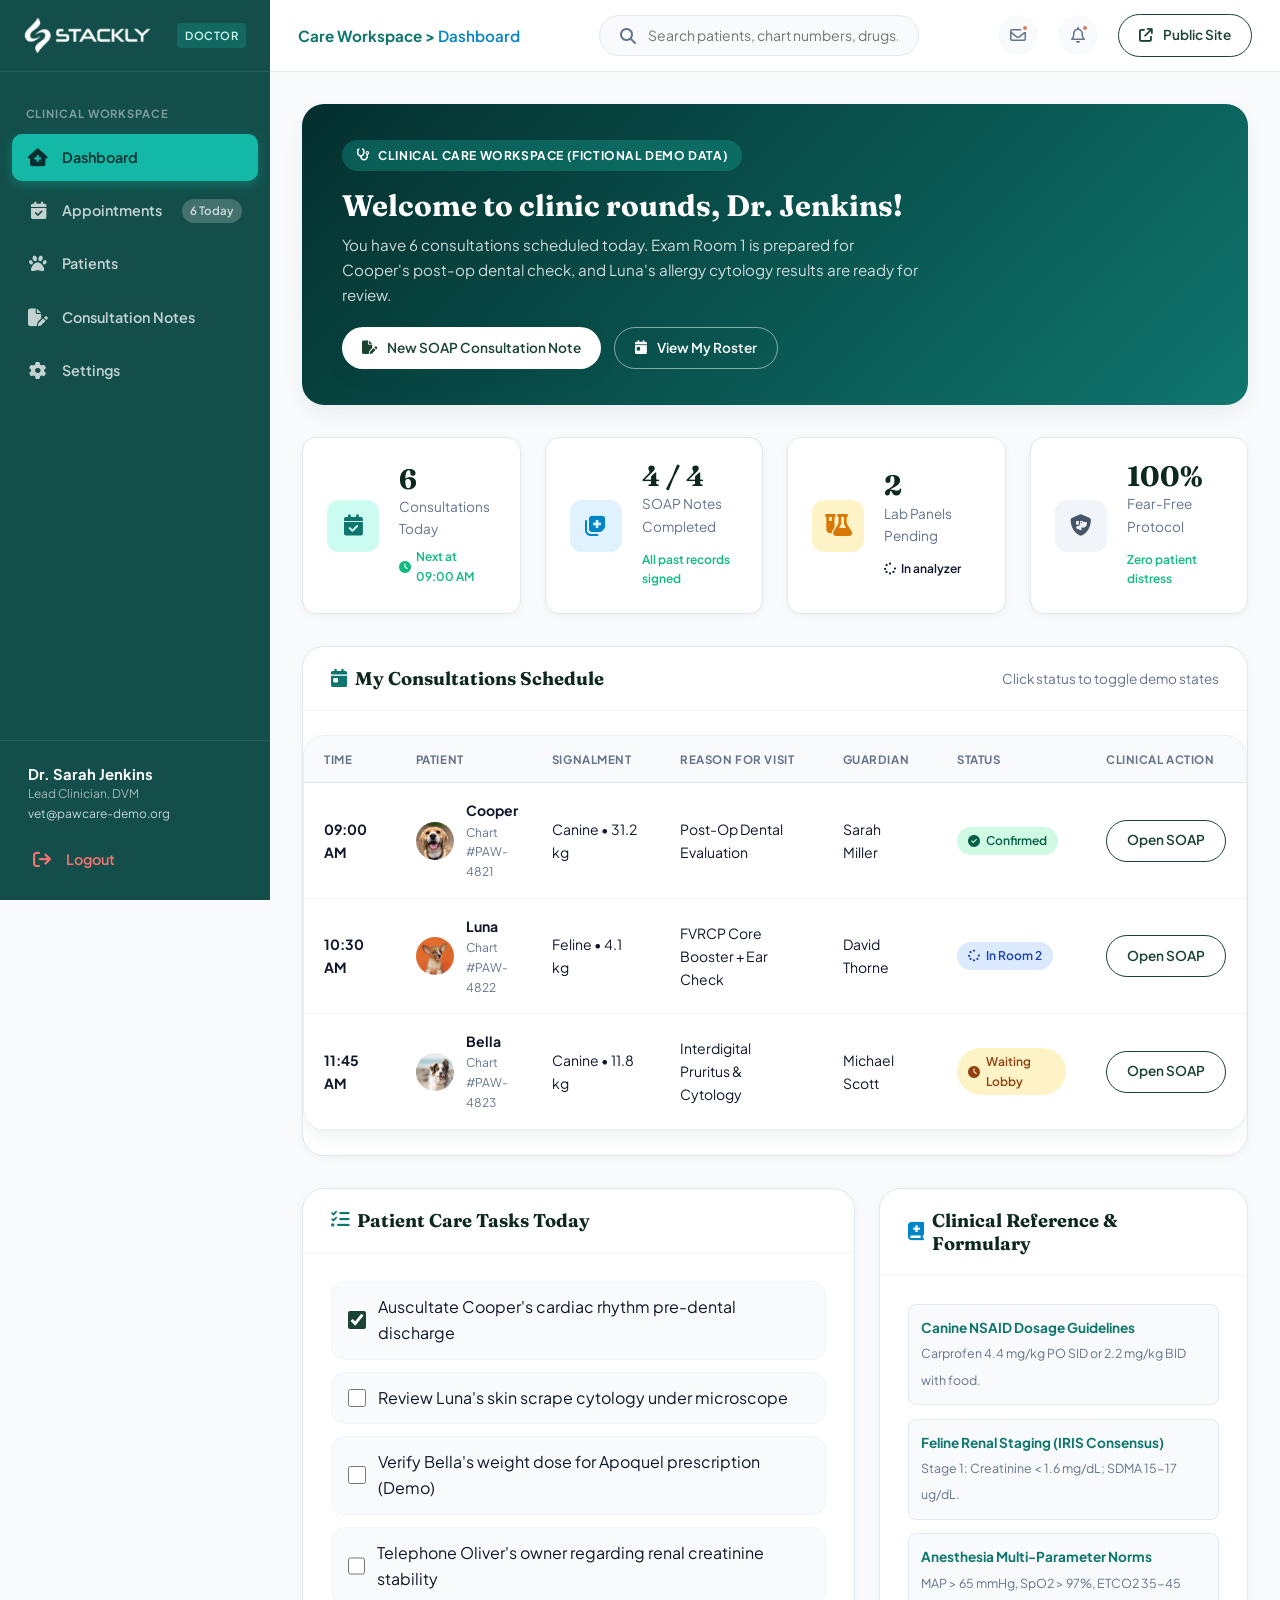
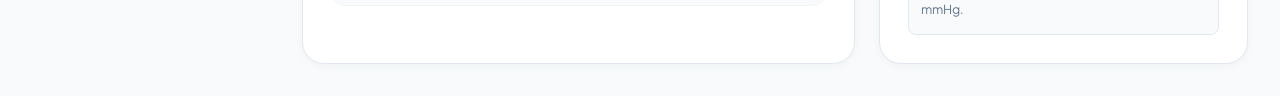
<file: vet-dashboard.html>
<!DOCTYPE html>
<html lang="en">
<head>
  <meta charset="UTF-8">
  <meta name="viewport" content="width=device-width, initial-scale=1.0">
  <title>Veterinary Care Workspace | PawCare Veterinary Clinic</title>
  <meta name="description" content="Veterinarian Clinical Workspace at PawCare. Manage daily appointments, patient vitals, SOAP consultation notes, treatment plans, follow-ups, and dosage charts.">

  <!-- Favicon / Fonts / Icons -->
  <link rel="preconnect" href="https://fonts.googleapis.com">
  <link rel="preconnect" href="https://fonts.gstatic.com" crossorigin>
  <link href="https://fonts.googleapis.com/css2?family=Fraunces:opsz,wght@9..144,600;700&family=Plus+Jakarta+Sans:wght@400;500;600;700&display=swap" rel="stylesheet">
  <link rel="stylesheet" href="https://cdnjs.cloudflare.com/ajax/libs/font-awesome/6.5.1/css/all.min.css">

  <!-- Core Dashboard Stylesheet -->
  <link rel="stylesheet" href="assets/style.css">
  <link rel="stylesheet" href="assets/dashboard.css">
  <link rel="stylesheet" href="assets/responsive.css">
</head>
<body class="theme-vet">

  <div class="dashboard-app">
    <!-- =========================================================================
         VETERINARIAN SIDEBAR
         Items: Dashboard, My Appointments, Patients, Pet Owners, Visit Records,
         Consultation Notes, Follow-ups, Schedule, Messages, Email Center,
         Notifications, Profile, Settings, Logout
         Distinct Clinical Workspace Aesthetic (Teal / Slate)
         ========================================================================= -->
    <aside class="dash-sidebar" aria-label="Veterinarian Clinical Navigation">
      <div class="sidebar-header">
        <a href="vet-dashboard.html" class="sidebar-brand" aria-label="PawCare Veterinarian Dashboard">
          <img src="assets/logo.webp" alt="PawCare Clinic" class="sidebar-logo-img" width="130" height="38">
        </a>
        <div style="display: flex; align-items: center; gap: 0.5rem; margin-left: auto;">
          <span class="sidebar-role-badge" style="background: rgba(20, 184, 166, 0.25); color: #CCFBF1;">Doctor</span>
          <button type="button" class="dash-sidebar-close" aria-label="Close Sidebar Navigation">
            <i class="fa-solid fa-xmark"></i>
          </button>
        </div>
      </div>

      <nav class="sidebar-nav">
        <div class="sidebar-section-title">Clinical Workspace</div>
        <button type="button" class="sidebar-nav-item active" data-tab="tab-vet-dashboard">
          <i class="fa-solid fa-house-medical"></i>
          <span>Dashboard</span>
        </button>
        <button type="button" class="sidebar-nav-item" data-tab="tab-vet-appointments">
          <i class="fa-solid fa-calendar-check"></i>
          <span>Appointments</span>
          <span class="badge-pill">6 Today</span>
        </button>
        <button type="button" class="sidebar-nav-item" data-tab="tab-vet-patients">
          <i class="fa-solid fa-paw"></i>
          <span>Patients</span>
        </button>
        <button type="button" class="sidebar-nav-item" data-tab="tab-vet-soap">
          <i class="fa-solid fa-file-pen"></i>
          <span>Consultation Notes</span>
        </button>
        <button type="button" class="sidebar-nav-item" data-tab="tab-vet-settings">
          <i class="fa-solid fa-gear"></i>
          <span>Settings</span>
        </button>
      </nav>

      <div class="sidebar-footer">
        <div class="sidebar-user-card" style="margin-bottom: 0.75rem;">
          <div class="sidebar-user-info">
            <div class="sidebar-user-name">Dr. Sarah Jenkins</div>
            <div class="sidebar-user-role">Lead Clinician, DVM</div>
            <div class="sidebar-user-email" title="vet@pawcare-demo.org">vet@pawcare-demo.org</div>
          </div>
        </div>
        <script>
          (function() {
            try {
              var params = new URLSearchParams(window.location.search);
              var email = params.get('email') || 
                          localStorage.getItem('pawcare_logged_in_email') || 
                          sessionStorage.getItem('pawcare_logged_in_email') || 
                          localStorage.getItem('pawcare_registered_email');
              if (email && email.trim()) {
                email = email.trim();
                localStorage.setItem('pawcare_logged_in_email', email);
                sessionStorage.setItem('pawcare_logged_in_email', email);
                var el = document.querySelector('.sidebar-user-email');
                if (el) { el.textContent = email; el.title = email; }
                var regName = localStorage.getItem('pawcare_registered_name') || sessionStorage.getItem('pawcare_registered_name');
                var nameEl = document.querySelector('.sidebar-user-name');
                if (regName && nameEl) {
                  nameEl.textContent = regName;
                  nameEl.title = regName;
                } else if (email.indexOf('@') > 0 && nameEl) {
                  var local = email.split('@')[0];
                  if (local && local !== 'admin' && local !== 'vet') {
                    var clean = local.split(/[\._\-+]+/).filter(Boolean).map(function(s){return s.charAt(0).toUpperCase() + s.slice(1).toLowerCase();}).join(' ');
                    if (clean) {
                      var fullName = clean.toLowerCase().startsWith('dr.') ? clean : ('Dr. ' + clean);
                      nameEl.textContent = fullName;
                      nameEl.title = fullName;
                      var welcomeEl = document.querySelector('.vet-welcome-name');
                      if (welcomeEl) welcomeEl.textContent = fullName;
                    }
                  }
                }
              }
            } catch(e) {}
          })();
        </script>
        <button type="button" class="sidebar-nav-item action-logout" data-action="logout" style="color: #F87171; padding: 0.5rem 0.75rem; border-radius: 8px;">
          <i class="fa-solid fa-arrow-right-from-bracket"></i>
          <span>Logout</span>
        </button>
      </div>
    </aside>

    <!-- Mobile Sidebar Backdrop Overlay -->
    <div class="dash-sidebar-backdrop" id="dashSidebarBackdrop"></div>

    <!-- =========================================================================
         MAIN CLINICAL WORKSPACE CONTENT
         ========================================================================= -->
    <main class="dash-main">
      <!-- Topbar -->
      <header class="dash-topbar">
        <div style="display: flex; align-items: center; min-width: 0; overflow: hidden;">
          <button type="button" class="dash-sidebar-toggle" aria-label="Toggle Sidebar Navigation">
            <i class="fa-solid fa-bars"></i>
          </button>
          <div style="font-size: 0.95rem; font-weight: 700; color: var(--vet-primary); white-space: nowrap; overflow: hidden; text-overflow: ellipsis;">
            <span class="dash-breadcrumb-prefix">Care Workspace &gt; </span><span class="dash-breadcrumb-current" style="color: var(--vet-accent); font-weight: 600;">Dashboard</span>
          </div>
        </div>

        <div class="dash-search-box">
          <i class="fa-solid fa-magnifying-glass" style="color: var(--dash-muted);"></i>
          <input type="text" id="dashGlobalSearch" placeholder="Search patients, chart numbers, drugs..." aria-label="Search clinical workspace">
        </div>

        <div class="dash-topbar-actions">
          <button type="button" class="topbar-icon-btn" onclick="window.location.href='404.html'" aria-label="Email Inbox">
            <i class="fa-regular fa-envelope"></i>
            <span class="dot-alert"></span>
          </button>
          <button type="button" class="topbar-icon-btn" onclick="window.location.href='404.html'" aria-label="Alerts">
            <i class="fa-regular fa-bell"></i>
            <span class="dot-alert"></span>
          </button>
          <a href="index.html" class="btn btn-outline btn-sm">
            <i class="fa-solid fa-arrow-up-right-from-square"></i> Public Site
          </a>
        </div>
      </header>

      <!-- Dashboard View Panels -->
      <div class="dash-body">

        <!-- =====================================================================
             PANEL 1: VET DASHBOARD (Care Workspace Overview)
             Sections: 1. Welcome panel, 2. Today's schedule, 3. Upcoming appointments,
             4. Assigned patients, 5. Patient overview, 12. Patient care tasks,
             13. Appointment status, 14. Recent activity, 18. Performance overview,
             20. Quick actions
             ===================================================================== -->
        <section id="tab-vet-dashboard" class="dash-view-panel active">
          <!-- Section 1: Welcome Panel -->
          <div class="dash-welcome-card">
            <div>
              <div class="dash-welcome-badge" style="background-color: rgba(20, 184, 166, 0.3);">
                <i class="fa-solid fa-stethoscope"></i> Clinical Care Workspace (Fictional Demo Data)
              </div>
              <h2>Welcome to clinic rounds, <span class="vet-welcome-name">Dr. Jenkins</span>!</h2>
              <p>
                You have 6 consultations scheduled today. Exam Room 1 is prepared for Cooper's post-op dental check, and Luna's allergy cytology results are ready for review.
              </p>
              <div style="display: flex; gap: 0.85rem; flex-wrap: wrap;">
                <button type="button" class="btn btn-white btn-sm" onclick="window.location.href='404.html'">
                  <i class="fa-solid fa-file-pen"></i> New SOAP Consultation Note
                </button>
                <button type="button" class="btn btn-outline-white btn-sm" onclick="window.location.href='404.html'">
                  <i class="fa-solid fa-calendar-day"></i> View My Roster
                </button>
              </div>
            </div>
            <div style="font-size: 5.5rem; opacity: 0.15; padding-right: 1.5rem; display: none;" class="d-lg-block">
              <i class="fa-solid fa-user-doctor"></i>
            </div>
          </div>

          <!-- Section 18: Clinical Performance Overview -->
          <div class="dash-stats-grid">
            <div class="dash-stat-card" onclick="window.location.href='404.html'" role="button" tabindex="0" title="Click to view consultations">
              <div class="dash-stat-icon" style="background-color: #CCFBF1; color: var(--vet-primary);"><i class="fa-solid fa-calendar-check"></i></div>
              <div class="dash-stat-info">
                <h3>6</h3>
                <p>Consultations Today</p>
                <span class="stat-trend trend-up"><i class="fa-solid fa-clock"></i> Next at 09:00 AM</span>
              </div>
            </div>

            <div class="dash-stat-card" onclick="window.location.href='404.html'" role="button" tabindex="0" title="Click to view completed SOAP notes">
              <div class="dash-stat-icon" style="background-color: #E0F2FE; color: #0284C7;"><i class="fa-solid fa-notes-medical"></i></div>
              <div class="dash-stat-info">
                <h3>4 / 4</h3>
                <p>SOAP Notes Completed</p>
                <span class="stat-trend trend-up">All past records signed</span>
              </div>
            </div>

            <div class="dash-stat-card" onclick="window.location.href='404.html'" role="button" tabindex="0" title="Click to view pending lab panels">
              <div class="dash-stat-icon" style="background-color: #FEF3C7; color: #D97706;"><i class="fa-solid fa-flask-vial"></i></div>
              <div class="dash-stat-info">
                <h3>2</h3>
                <p>Lab Panels Pending</p>
                <span class="stat-trend"><i class="fa-solid fa-spinner fa-spin"></i> In analyzer</span>
              </div>
            </div>

            <div class="dash-stat-card" onclick="window.location.href='404.html'" role="button" tabindex="0" title="Click to view protocol standards">
              <div class="dash-stat-icon" style="background-color: #F1F5F9; color: #475569;"><i class="fa-solid fa-shield-dog"></i></div>
              <div class="dash-stat-info">
                <h3>100%</h3>
                <p>Fear-Free Protocol</p>
                <span class="stat-trend trend-up">Zero patient distress</span>
              </div>
            </div>
          </div>

          <!-- Section 2 & 3: Today's Schedule & Assigned Patients -->
          <div class="dash-card">
            <div class="dash-card-header">
              <h3><i class="fa-solid fa-calendar-day" style="color: var(--vet-primary);"></i> My Consultations Schedule</h3>
              <div style="font-size: 0.85rem; color: var(--dash-muted);">Click status to toggle demo states</div>
            </div>
            <div class="table-responsive">
              <table class="dash-table">
                <thead>
                  <tr>
                    <th>Time</th>
                    <th>Patient</th>
                    <th>Signalment</th>
                    <th>Reason for Visit</th>
                    <th>Guardian</th>
                    <th>Status</th>
                    <th>Clinical Action</th>
                  </tr>
                </thead>
                <tbody>
                  <tr class="inspect-patient" data-pet-name="Cooper" data-pet-species="Canine (Golden Retriever)" data-pet-age="3y" data-pet-owner="Sarah Miller">
                    <td><strong>09:00 AM</strong></td>
                    <td>
                      <div class="patient-cell">
                        <img src="assets/dash-pet-max.webp" alt="Cooper" class="patient-avatar" width="38" height="38">
                        <div>
                          <strong class="patient-name">Cooper</strong>
                          <div style="font-size: 0.75rem; color: var(--dash-muted);">Chart #PAW-4821</div>
                        </div>
                      </div>
                    </td>
                    <td>Canine • 31.2 kg</td>
                    <td>Post-Op Dental Evaluation</td>
                    <td>Sarah Miller</td>
                    <td><span class="status-badge badge-confirmed"><i class="fa-solid fa-circle-check"></i> Confirmed</span></td>
                    <td>
                      <button type="button" class="btn btn-outline btn-sm" onclick="window.location.href='404.html'">
                        Open SOAP
                      </button>
                    </td>
                  </tr>

                  <tr class="inspect-patient" data-pet-name="Luna" data-pet-species="Feline (Domestic Shorthair)" data-pet-age="2y" data-pet-owner="David Thorne">
                    <td><strong>10:30 AM</strong></td>
                    <td>
                      <div class="patient-cell">
                        <img src="assets/dash-pet-daisy.webp" alt="Luna" class="patient-avatar" width="38" height="38">
                        <div>
                          <strong class="patient-name">Luna</strong>
                          <div style="font-size: 0.75rem; color: var(--dash-muted);">Chart #PAW-4822</div>
                        </div>
                      </div>
                    </td>
                    <td>Feline • 4.1 kg</td>
                    <td>FVRCP Core Booster + Ear Check</td>
                    <td>David Thorne</td>
                    <td><span class="status-badge badge-in-progress"><i class="fa-solid fa-spinner fa-spin"></i> In Room 2</span></td>
                    <td>
                      <button type="button" class="btn btn-outline btn-sm" onclick="window.location.href='404.html'">
                        Open SOAP
                      </button>
                    </td>
                  </tr>

                  <tr class="inspect-patient" data-pet-name="Bella" data-pet-species="Canine (French Bulldog)" data-pet-age="4y" data-pet-owner="Michael Scott">
                    <td><strong>11:45 AM</strong></td>
                    <td>
                      <div class="patient-cell">
                        <img src="assets/dash-pet-rocky.webp" alt="Bella" class="patient-avatar" width="38" height="38">
                        <div>
                          <strong class="patient-name">Bella</strong>
                          <div style="font-size: 0.75rem; color: var(--dash-muted);">Chart #PAW-4823</div>
                        </div>
                      </div>
                    </td>
                    <td>Canine • 11.8 kg</td>
                    <td>Interdigital Pruritus & Cytology</td>
                    <td>Michael Scott</td>
                    <td><span class="status-badge badge-pending"><i class="fa-solid fa-clock"></i> Waiting Lobby</span></td>
                    <td>
                      <button type="button" class="btn btn-outline btn-sm" onclick="window.location.href='404.html'">
                        Open SOAP
                      </button>
                    </td>
                  </tr>
                </tbody>
              </table>
            </div>
          </div>

          <!-- Section 12 & 19: Patient Care Tasks & Knowledge Resources -->
          <div class="dash-columns-grid">
            <div class="dash-card">
              <div class="dash-card-header">
                <h3><i class="fa-solid fa-list-check" style="color: var(--vet-primary);"></i> Patient Care Tasks Today</h3>
              </div>
              <div class="dash-card-body">
                <div class="task-checklist">
                  <label class="task-item">
                    <input type="checkbox" checked onchange="this.parentElement.classList.toggle('done')">
                    <span>Auscultate Cooper's cardiac rhythm pre-dental discharge</span>
                  </label>
                  <label class="task-item">
                    <input type="checkbox" onchange="this.parentElement.classList.toggle('done')">
                    <span>Review Luna's skin scrape cytology under microscope</span>
                  </label>
                  <label class="task-item">
                    <input type="checkbox" onchange="this.parentElement.classList.toggle('done')">
                    <span>Verify Bella's weight dose for Apoquel prescription (Demo)</span>
                  </label>
                  <label class="task-item">
                    <input type="checkbox" onchange="this.parentElement.classList.toggle('done')">
                    <span>Telephone Oliver's owner regarding renal creatinine stability</span>
                  </label>
                </div>
              </div>
            </div>

            <!-- Section 19: Clinical Knowledge Resources -->
            <div class="dash-card">
              <div class="dash-card-header">
                <h3><i class="fa-solid fa-book-medical" style="color: var(--vet-accent);"></i> Clinical Reference & Formulary</h3>
              </div>
              <div class="dash-card-body" style="display: flex; flex-direction: column; gap: 0.85rem;">
                <div style="padding: 0.75rem; background: #F8FAFC; border-radius: var(--radius-sm); border: 1px solid var(--dash-border);">
                  <strong style="font-size: 0.85rem; display: block; color: var(--vet-primary);">Canine NSAID Dosage Guidelines</strong>
                  <span style="font-size: 0.775rem; color: var(--dash-muted);">Carprofen 4.4 mg/kg PO SID or 2.2 mg/kg BID with food.</span>
                </div>
                <div style="padding: 0.75rem; background: #F8FAFC; border-radius: var(--radius-sm); border: 1px solid var(--dash-border);">
                  <strong style="font-size: 0.85rem; display: block; color: var(--vet-primary);">Feline Renal Staging (IRIS Consensus)</strong>
                  <span style="font-size: 0.775rem; color: var(--dash-muted);">Stage 1: Creatinine &lt; 1.6 mg/dL; SDMA 15-17 ug/dL.</span>
                </div>
                <div style="padding: 0.75rem; background: #F8FAFC; border-radius: var(--radius-sm); border: 1px solid var(--dash-border);">
                  <strong style="font-size: 0.85rem; display: block; color: var(--vet-primary);">Anesthesia Multi-Parameter Norms</strong>
                  <span style="font-size: 0.775rem; color: var(--dash-muted);">MAP &gt; 65 mmHg, SpO2 &gt; 97%, ETCO2 35-45 mmHg.</span>
                </div>
              </div>
            </div>
          </div>
        </section>

        <!-- =====================================================================
             PANEL 2: MY APPOINTMENTS (Section 2 & 3)
             ===================================================================== -->
        <section id="tab-vet-appointments" class="dash-view-panel">
          <div class="dash-card">
            <div class="dash-card-header">
              <h3><i class="fa-solid fa-calendar-check" style="color: var(--vet-primary);"></i> Assigned Clinical Consultations</h3>
            </div>
            <div class="table-responsive">
              <table class="dash-table">
                <thead>
                  <tr>
                    <th>Time</th>
                    <th>Patient</th>
                    <th>Owner</th>
                    <th>Reason</th>
                    <th>Room</th>
                    <th>Status</th>
                  </tr>
                </thead>
                <tbody>
                  <tr>
                    <td>09:00 AM</td>
                    <td>Cooper (Golden Retriever)</td>
                    <td>Sarah Miller</td>
                    <td>Post-Op Dental</td>
                    <td>Room 1</td>
                    <td><span class="status-badge badge-confirmed">Confirmed</span></td>
                  </tr>
                  <tr>
                    <td>10:30 AM</td>
                    <td>Luna (Domestic Shorthair)</td>
                    <td>David Thorne</td>
                    <td>FVRCP Vaccine</td>
                    <td>Room 2 (Feline)</td>
                    <td><span class="status-badge badge-in-progress">In Progress</span></td>
                  </tr>
                  <tr>
                    <td>11:45 AM</td>
                    <td>Bella (French Bulldog)</td>
                    <td>Michael Scott</td>
                    <td>Allergy Check</td>
                    <td>Room 3</td>
                    <td><span class="status-badge badge-pending">Pending</span></td>
                  </tr>
                  <tr>
                    <td>02:00 PM</td>
                    <td>Oliver (Tabby Cat)</td>
                    <td>Emma Watson</td>
                    <td>Senior Wellness</td>
                    <td>Room 2 (Feline)</td>
                    <td><span class="status-badge badge-confirmed">Confirmed</span></td>
                  </tr>
                </tbody>
              </table>
            </div>
          </div>
        </section>

        <!-- =====================================================================
             PANEL 3: PATIENTS (Section 4 & 5)
             ===================================================================== -->
        <section id="tab-vet-patients" class="dash-view-panel">
          <div class="dash-card">
            <div class="dash-card-header">
              <h3><i class="fa-solid fa-paw" style="color: var(--vet-primary);"></i> Assigned Patients Clinical Roster</h3>
            </div>
            <div class="table-responsive">
              <table class="dash-table">
                <thead>
                  <tr>
                    <th>Patient</th>
                    <th>Species & Breed</th>
                    <th>Age</th>
                    <th>Active Medical Problem</th>
                    <th>Guardian</th>
                    <th>Action</th>
                  </tr>
                </thead>
                <tbody>
                  <tr class="inspect-patient" data-pet-name="Cooper" data-pet-species="Canine (Golden Retriever)" data-pet-age="3y" data-pet-owner="Sarah Miller">
                    <td><strong>Cooper</strong></td>
                    <td>Canine • Golden Retriever</td>
                    <td>3y</td>
                    <td>Post-dental cleaning recovery</td>
                    <td>Sarah Miller</td>
                    <td><button type="button" class="btn btn-outline btn-sm" onclick="window.location.href='404.html'">View Chart</button></td>
                  </tr>
                  <tr class="inspect-patient" data-pet-name="Luna" data-pet-species="Feline (Domestic Shorthair)" data-pet-age="2y" data-pet-owner="David Thorne">
                    <td><strong>Luna</strong></td>
                    <td>Feline • Domestic Shorthair</td>
                    <td>2y</td>
                    <td>Mild feline asthma history</td>
                    <td>David Thorne</td>
                    <td><button type="button" class="btn btn-outline btn-sm" onclick="window.location.href='404.html'">View Chart</button></td>
                  </tr>
                  <tr class="inspect-patient" data-pet-name="Bella" data-pet-species="Canine (French Bulldog)" data-pet-age="4y" data-pet-owner="Michael Scott">
                    <td><strong>Bella</strong></td>
                    <td>Canine • French Bulldog</td>
                    <td>4y</td>
                    <td>Chronic atopic dermatitis & ear yeast</td>
                    <td>Michael Scott</td>
                    <td><button type="button" class="btn btn-outline btn-sm" onclick="window.location.href='404.html'">View Chart</button></td>
                  </tr>
                </tbody>
              </table>
            </div>
          </div>
        </section>

        <!-- =====================================================================
             PANEL 4: PET OWNERS (Section 6)
             ===================================================================== -->
        <section id="tab-vet-owners" class="dash-view-panel">
          <div class="dash-card">
            <div class="dash-card-header">
              <h3><i class="fa-solid fa-user-group" style="color: var(--vet-primary);"></i> Guardian Communications & Contact Directory</h3>
            </div>
            <div class="table-responsive">
              <table class="dash-table">
                <thead>
                  <tr>
                    <th>Guardian Name</th>
                    <th>Patient</th>
                    <th>Contact Phone</th>
                    <th>Preferred Method</th>
                    <th>Language / Notes</th>
                  </tr>
                </thead>
                <tbody>
                  <tr>
                    <td><strong>Sarah Miller</strong></td>
                    <td>Cooper</td>
                    <td>+1 (555) 019-2834</td>
                    <td>Phone (Morning)</td>
                    <td>Prefers email copies of diagnostic charts</td>
                  </tr>
                  <tr>
                    <td><strong>David Thorne</strong></td>
                    <td>Luna, Buster</td>
                    <td>+1 (555) 018-9941</td>
                    <td>SMS / Text</td>
                    <td>Curbside check-in requested for Buster</td>
                  </tr>
                  <tr>
                    <td><strong>Michael Scott</strong></td>
                    <td>Bella</td>
                    <td>+1 (555) 017-3829</td>
                    <td>Phone</td>
                    <td>Requires itemized invoice estimates</td>
                  </tr>
                </tbody>
              </table>
            </div>
          </div>
        </section>

        <!-- =====================================================================
             PANEL 5: VISIT RECORDS (Section 7)
             ===================================================================== -->
        <section id="tab-vet-records" class="dash-view-panel">
          <div class="dash-card">
            <div class="dash-card-header">
              <h3><i class="fa-solid fa-notes-medical" style="color: var(--vet-primary);"></i> Previous Clinical Visit Records</h3>
            </div>
            <div class="table-responsive">
              <table class="dash-table">
                <thead>
                  <tr>
                    <th>Date</th>
                    <th>Patient</th>
                    <th>Diagnosis</th>
                    <th>Treatment Prescribed</th>
                    <th>Clinician</th>
                  </tr>
                </thead>
                <tbody>
                  <tr>
                    <td>Oct 21, 2026</td>
                    <td>Cooper</td>
                    <td>Grade 2 Dental Calculus</td>
                    <td>Ultrasonic cleaning, polish, chlorhexidine rinse</td>
                    <td>Dr. Sarah Jenkins</td>
                  </tr>
                  <tr>
                    <td>Oct 10, 2026</td>
                    <td>Bella</td>
                    <td>Malassezia Otitis</td>
                    <td>Posatex otic suspension 7 days, flush twice weekly</td>
                    <td>Dr. Sarah Jenkins</td>
                  </tr>
                </tbody>
              </table>
            </div>
          </div>
        </section>

        <!-- =====================================================================
             PANEL 6: CONSULTATION NOTES SOAP INTERFACE (Section 8 & 9)
             Interactive SOAP notes editor, vitals recording & treatment plan generator.
             ===================================================================== -->
        <section id="tab-vet-soap" class="dash-view-panel">
          <div class="dash-card">
            <div class="dash-card-header">
              <h3><i class="fa-solid fa-file-pen" style="color: var(--vet-primary);"></i> SOAP Medical Consultation Editor (Demo)</h3>
              <span class="status-badge badge-confirmed">Interactive Clinical Interface</span>
            </div>
            <div class="dash-card-body">
              <div class="form-disclaimer" style="margin-bottom: 1.5rem;">
                <i class="fa-solid fa-triangle-exclamation"></i>
                <strong>Clinical Demonstration Tool:</strong> This form compiles mock SOAP (Subjective, Objective, Assessment, Plan) records. No real medical diagnoses or prescriptions are transmitted.
              </div>

              <form id="soapConsultationForm" class="soap-editor-wrap">
                <!-- Patient Header & Vitals Row -->
                <div class="soap-vitals-grid">
                  <div class="soap-field-group">
                    <label>Active Patient</label>
                    <input type="text" class="form-control" value="Cooper (Canine, 3y)" readonly>
                  </div>
                  <div class="soap-field-group">
                    <label>Body Weight (kg)</label>
                    <input type="text" class="form-control" value="31.2 kg">
                  </div>
                  <div class="soap-field-group">
                    <label>Temp (°F) / Heart Rate</label>
                    <input type="text" class="form-control" value="101.4°F • 96 bpm">
                  </div>
                  <div class="soap-field-group">
                    <label>Body Condition (1-9)</label>
                    <input type="text" class="form-control" value="5 / 9 (Ideal)">
                  </div>
                </div>

                <!-- Subjective -->
                <div class="soap-field-group">
                  <label><i class="fa-solid fa-user"></i> S — Subjective (Owner Observations & History)</label>
                  <textarea id="soapSubjective" rows="2" placeholder="Owner reports dog eating soft food comfortably. Mild gum redness noticed yesterday.">Cooper presents for 24-hour post-operative dental cleaning re-evaluation. Owner reports patient had normal energy and ate breakfast with enthusiasm.</textarea>
                </div>

                <!-- Objective -->
                <div class="soap-field-group">
                  <label><i class="fa-solid fa-stethoscope"></i> O — Objective (Physical Examination & Vitals)</label>
                  <textarea id="soapObjective" rows="3" placeholder="Mucous membranes pink/moist, CRT < 2s. Auscultation normal without murmurs.">Gingival margins show healthy mild hyperemia consistent with expected post-ultrasonic scaling healing. Submandibular lymph nodes soft and symmetrical. No dental fractures or remaining calculus observed.</textarea>
                </div>

                <!-- Assessment -->
                <div class="soap-field-group">
                  <label><i class="fa-solid fa-clipboard-check"></i> A — Assessment (Clinical Diagnosis Demo)</label>
                  <textarea id="soapAssessment" rows="2" placeholder="Differential diagnosis or verified medical state...">Post-prophylaxis gingival recovery, uncomplicated. Periodontal disease Grade 1 successfully arrested.</textarea>
                </div>

                <!-- Plan (Treatment Interface) -->
                <div class="soap-field-group">
                  <label><i class="fa-solid fa-pills"></i> P — Plan & Treatment Plan (Prescription & Client Instructions)</label>
                  <textarea id="soapPlan" rows="3" placeholder="Dietary instructions, medications, follow-up timeline...">1. Chlorhexidine oral rinse 0.12% applied once daily in the evening for 5 days.
2. Resume dry kibble diet tomorrow morning.
3. Recommend introducing enzymatic finger-brushing in 1 week.
4. Annual dental prophylaxis scheduled for October 2027.</textarea>
                </div>

                <div class="soap-form-actions">
                  <button type="button" class="btn btn-outline" onclick="window.location.href='404.html'">
                    Save Draft
                  </button>
                  <button type="submit" class="btn btn-primary">
                    <i class="fa-solid fa-signature"></i> Finalize & Sign Clinical Record (Demo)
                  </button>
                </div>
              </form>
            </div>
          </div>
        </section>

        <!-- =====================================================================
             PANEL 7: FOLLOW-UPS (Section 10 & 11)
             ===================================================================== -->
        <section id="tab-vet-followups" class="dash-view-panel">
          <div class="dash-card">
            <div class="dash-card-header">
              <h3><i class="fa-solid fa-clipboard-check" style="color: var(--vet-primary);"></i> Clinical Follow-Up Reminders & Vaccine Recalls</h3>
            </div>
            <div class="table-responsive">
              <table class="dash-table">
                <thead>
                  <tr>
                    <th>Patient</th>
                    <th>Clinical Follow-Up Item</th>
                    <th>Due Time</th>
                    <th>Responsible Doctor</th>
                    <th>Status</th>
                  </tr>
                </thead>
                <tbody>
                  <tr>
                    <td>Cooper (Golden Retriever)</td>
                    <td>Check gum margin healing phone check-in</td>
                    <td>Tomorrow, 10:00 AM</td>
                    <td>Dr. Sarah Jenkins</td>
                    <td><span class="status-badge badge-pending">Queued</span></td>
                  </tr>
                  <tr>
                    <td>Bella (French Bulldog)</td>
                    <td>Re-check ear cytology for fungal clearance</td>
                    <td>In 7 Days</td>
                    <td>Dr. Sarah Jenkins</td>
                    <td><span class="status-badge badge-pending">Booked</span></td>
                  </tr>
                  <tr>
                    <td>Oliver (Tabby Cat)</td>
                    <td>Serum creatinine & SDMA follow-up panel</td>
                    <td>In 30 Days</td>
                    <td>Dr. Marcus Chen</td>
                    <td><span class="status-badge badge-confirmed">Scheduled</span></td>
                  </tr>
                </tbody>
              </table>
            </div>
          </div>
        </section>

        <!-- =====================================================================
             PANEL 8: SCHEDULE (Section 2 & 17)
             ===================================================================== -->
        <section id="tab-vet-schedule" class="dash-view-panel">
          <div class="dash-card">
            <div class="dash-card-header">
              <h3><i class="fa-solid fa-clock" style="color: var(--vet-primary);"></i> Weekly Clinical Roster (Demo)</h3>
            </div>
            <div class="dash-card-body">
              <div class="card-grid roster-week-grid">
                <div class="paw-card tilt-card" style="padding: 1.25rem; text-align: center;">
                  <strong style="color: var(--vet-primary);">Monday</strong>
                  <div style="font-size: 0.8rem; margin: 0.5rem 0;">8:00 AM – 4:00 PM</div>
                  <span class="status-badge badge-confirmed">General Med</span>
                </div>
                <div class="paw-card tilt-card" style="padding: 1.25rem; text-align: center;">
                  <strong style="color: var(--vet-primary);">Tuesday</strong>
                  <div style="font-size: 0.8rem; margin: 0.5rem 0;">8:00 AM – 4:00 PM</div>
                  <span class="status-badge badge-confirmed">Dentistry AM</span>
                </div>
                <div class="paw-card tilt-card" style="padding: 1.25rem; text-align: center;">
                  <strong style="color: var(--vet-primary);">Wednesday</strong>
                  <div style="font-size: 0.8rem; margin: 0.5rem 0;">8:00 AM – 4:00 PM</div>
                  <span class="status-badge badge-confirmed">Geriatric Exams</span>
                </div>
                <div class="paw-card tilt-card" style="padding: 1.25rem; text-align: center;">
                  <strong style="color: var(--vet-primary);">Thursday</strong>
                  <div style="font-size: 0.8rem; margin: 0.5rem 0;">8:00 AM – 4:00 PM</div>
                  <span class="status-badge badge-in-progress">Today (Active)</span>
                </div>
                <div class="paw-card tilt-card" style="padding: 1.25rem; text-align: center;">
                  <strong style="color: var(--vet-primary);">Friday</strong>
                  <div style="font-size: 0.8rem; margin: 0.5rem 0;">8:00 AM – 2:00 PM</div>
                  <span class="status-badge badge-pending">Outpatient Prep</span>
                </div>
              </div>
            </div>
          </div>
        </section>

        <!-- =====================================================================
             PANEL 9: MESSAGES (Section 15)
             ===================================================================== -->
        <section id="tab-vet-messages" class="dash-view-panel">
          <div class="dash-card">
            <div class="dash-card-header">
              <h3><i class="fa-solid fa-comment-dots" style="color: var(--vet-primary);"></i> Clinician Case Consultations</h3>
            </div>
            <div class="dash-card-body">
              <div class="task-checklist">
                <div class="task-item">
                  <div>
                    <strong>Dr. Michael Vance (Surgery):</strong> Dr. Jenkins, Cooper's pre-op blood chemistry was pristine. Full dental discharge approved.
                    <div style="font-size: 0.75rem; color: var(--dash-muted);">30 mins ago</div>
                  </div>
                </div>
                <div class="task-item">
                  <div>
                    <strong>Claire (Head Veterinary Nurse):</strong> Luna has settled in feline exam room 2 with Feliway towel ready for you.
                    <div style="font-size: 0.75rem; color: var(--dash-muted);">1 hour ago</div>
                  </div>
                </div>
              </div>
            </div>
          </div>
        </section>

        <!-- =====================================================================
             PANEL 10: EMAIL CENTER (Section 16)
             ===================================================================== -->
        <section id="tab-vet-email" class="dash-view-panel">
          <div class="dash-card">
            <div class="dash-card-header">
              <h3><i class="fa-solid fa-envelope" style="color: var(--vet-primary);"></i> Medical & Referral Correspondence</h3>
            </div>
            <div class="email-center-grid">
              <div class="email-list-pane">
                <div class="email-search-bar">
                  <input type="text" id="emailSearchInput" placeholder="Search case emails..." aria-label="Search emails">
                </div>
                <div class="email-items-container">
                  <!-- Populated dynamically by assets/dashboard.js -->
                </div>
              </div>
              <div class="email-detail-pane">
                <div style="display: flex; align-items: center; justify-content: center; height: 100%; color: var(--dash-muted);">
                  Select an email on the left to read clinical correspondence.
                </div>
              </div>
            </div>
          </div>
        </section>

        <!-- =====================================================================
             PANEL 11: NOTIFICATIONS (Section 17)
             ===================================================================== -->
        <section id="tab-vet-notifications" class="dash-view-panel">
          <div class="dash-card">
            <div class="dash-card-header">
              <h3><i class="fa-solid fa-bell" style="color: var(--vet-primary);"></i> Clinical Alerts</h3>
            </div>
            <div class="dash-card-body">
              <div class="task-checklist">
                <div class="task-item" style="border-left: 4px solid var(--vet-primary-light);">
                  <div>
                    <strong>Lab Analyzer Ready:</strong> Bella's in-house ear cytology staining complete. Slides in Room 3.
                    <div style="font-size: 0.75rem; color: var(--dash-muted);">15 mins ago</div>
                  </div>
                </div>
                <div class="task-item" style="border-left: 4px solid #F59E0B;">
                  <div>
                    <strong>Consultation Pending:</strong> Luna's guardian is waiting in feline consultation suite 2.
                    <div style="font-size: 0.75rem; color: var(--dash-muted);">35 mins ago</div>
                  </div>
                </div>
              </div>
            </div>
          </div>
        </section>

        <!-- =====================================================================
             PANEL 12: PROFILE (Section 8)
             ===================================================================== -->
        <section id="tab-vet-profile" class="dash-view-panel">
          <div class="dash-card">
            <div class="dash-card-header">
              <h3><i class="fa-solid fa-user-doctor" style="color: var(--vet-primary);"></i> Clinician Profile & Credentials</h3>
            </div>
            <div class="dash-card-body" style="max-width: 600px;">
              <div style="display: flex; align-items: center; gap: 1.5rem; margin-bottom: 2rem;">
                <img src="assets/dash-vet-profile-large.webp" alt="Dr. Sarah Jenkins" style="width: 80px; height: 80px; border-radius: 50%; object-fit: cover; border: 3px solid var(--vet-primary-light);">
                <div>
                  <h4 style="font-size: 1.3rem; margin-bottom: 0.25rem;">Dr. Sarah Jenkins, DVM</h4>
                  <p style="font-size: 0.85rem; color: var(--dash-muted); margin: 0;">Lead Veterinarian • License #VET-DEMO-9841</p>
                  <span class="status-badge badge-confirmed" style="margin-top: 0.5rem;">Fear-Free Elite Certified</span>
                </div>
              </div>
              <div style="font-size: 0.9rem; line-height: 1.7; color: var(--dash-muted);">
                Dedicated to feline internal medicine, geriatric pain relief, and empathetic client education. Fictional demonstration profile.
              </div>
            </div>
          </div>
        </section>

        <!-- =====================================================================
             PANEL 13: SETTINGS
             ===================================================================== -->
        <section id="tab-vet-settings" class="dash-view-panel">
          <div class="dash-card">
            <div class="dash-card-header">
              <h3><i class="fa-solid fa-gear" style="color: var(--vet-primary);"></i> Workspace Preferences</h3>
            </div>
            <div class="dash-card-body" style="max-width: 600px;">
              <form id="vetSettingsForm" novalidate>
                <div class="form-group" style="margin-bottom: 1.5rem;">
                  <label class="form-label" for="vetInterval">Default Consultation Interval <span style="color: #F87171;">*</span></label>
                  <select id="vetInterval" class="form-control" required>
                    <option value="30" selected>30 Minutes (Recommended)</option>
                    <option value="45">45 Minutes (Extended Fear-Free)</option>
                    <option value="60">60 Minutes (Complex Multi-Condition)</option>
                  </select>
                  <div class="form-error-msg" style="color: #EF4444; font-size: 0.8rem; margin-top: 0.25rem;"></div>
                </div>
                <div class="form-group" style="margin-bottom: 1.5rem;">
                  <label class="form-label" for="vetNotificationEmail">Clinician Notification Email <span style="color: #F87171;">*</span></label>
                  <input type="email" id="vetNotificationEmail" class="form-control sidebar-user-email-input" value="vet@pawcare-demo.org" required>
                  <div class="form-error-msg" style="color: #EF4444; font-size: 0.8rem; margin-top: 0.25rem;"></div>
                </div>
                <div class="form-group" style="margin-bottom: 1.5rem;">
                  <label class="form-label" for="vetAutoSignature">Auto-Signature on SOAP Notes <span style="color: #F87171;">*</span></label>
                  <input type="text" id="vetAutoSignature" class="form-control" value="Sarah Jenkins, DVM - PawCare Lead Clinician" required>
                  <div class="form-error-msg" style="color: #EF4444; font-size: 0.8rem; margin-top: 0.25rem;"></div>
                </div>
                <button type="submit" class="btn btn-primary" style="background-color: var(--vet-primary);">
                  Save Preferences
                </button>
              </form>
            </div>
          </div>
        </section>
      </div>
    </main>
  </div>

  <!-- Patient Inspection Modal Dialog -->
  <div id="patientDetailModal" class="modal-backdrop" role="dialog" aria-modal="true">
    <div class="modal-dialog">
      <button type="button" class="modal-close-btn" data-modal-close aria-label="Close dialog">
        <i class="fa-solid fa-xmark"></i>
      </button>
      <div style="display: flex; align-items: center; gap: 1rem; margin-bottom: 1.5rem;">
        <div style="width: 52px; height: 52px; border-radius: 12px; background: #CCFBF1; color: var(--vet-primary); display: flex; align-items: center; justify-content: center; font-size: 1.5rem;">
          <i class="fa-solid fa-paw"></i>
        </div>
        <div>
          <h3 class="modal-pet-name" style="margin-bottom: 0.2rem; font-size: 1.4rem;">Patient Chart</h3>
          <p class="modal-pet-meta" style="font-size: 0.85rem; color: var(--dash-muted); margin: 0;">Clinical History</p>
        </div>
      </div>
      <div style="background: var(--dash-bg); padding: 1.25rem; border-radius: var(--radius-md); font-size: 0.875rem; margin-bottom: 1.5rem;">
        <div style="margin-bottom: 0.5rem;"><strong>Weight Trend:</strong> 31.0 kg (July) → 31.2 kg (October). Stable.</div>
        <div style="margin-bottom: 0.5rem;"><strong>Drug Allergies:</strong> No adverse sensitivities recorded.</div>
        <div style="margin-bottom: 0.5rem;"><strong>Cardiac Auscultation:</strong> Sinus arrhythmia, normal physiological variant. No murmur.</div>
        <div><strong>Behavioral Flag:</strong> Enjoys chin scratches; low-stress exam completed without restraint towel.</div>
      </div>
      <div style="text-align: right;">
        <button type="button" class="btn btn-primary btn-sm" data-modal-close style="background-color: var(--vet-primary);">Close Chart</button>
      </div>
    </div>
  </div>

  <!-- Scripts -->
  <script src="assets/main.js"></script>
  <script src="assets/dashboard.js"></script>
  <script src="assets/auth.js"></script>
</body>
</html>
</file>
<file: assets/style.css>
/* ==========================================================================
   PawCare Veterinary Clinic - Main Stylesheet
   Modern, Warm, Trustworthy, Caring & Professional
   ========================================================================== */

/* --------------------------------------------------------------------------
   Root Variables & Design System
   -------------------------------------------------------------------------- */
:root {
  /* Brand Palette */
  --bg-primary: #FBF9F5;
  --bg-secondary: #F4EFEB;
  --bg-card: #FFFFFF;
  --bg-card-alt: #F9F7F2;
  --bg-dark: #0F2A1D;
  --bg-dark-elevated: #163B2A;
  
  --color-primary: #1B4332;
  --color-primary-dark: #0D281E;
  --color-primary-light: #2D6A4F;
  --color-primary-soft: #D8F3DC;
  
  --color-accent: #E07A5F;
  --color-accent-dark: #C65E43;
  --color-accent-light: #F4A261;
  --color-accent-soft: rgba(224, 122, 95, 0.12);
  
  --color-honey: #E9C46A;
  --color-teal: #2A9D8F;
  --color-success: #10B981;
  --color-warning: #F59E0B;
  --color-danger: #EF4444;
  --color-info: #3B82F6;
  
  /* Text Colors */
  --text-main: #1F2937;
  --text-muted: #4B5563;
  --text-light: #6B7280;
  --text-white: #FFFFFF;
  --text-white-muted: rgba(255, 255, 255, 0.75);

  /* Borders & Shadows */
  --border-subtle: rgba(27, 67, 50, 0.08);
  --border-card: rgba(27, 67, 50, 0.12);
  --border-focus: #2D6A4F;
  
  --shadow-sm: 0 2px 8px rgba(27, 67, 50, 0.04);
  --shadow-md: 0 8px 24px -4px rgba(27, 67, 50, 0.08);
  --shadow-lg: 0 16px 36px -6px rgba(27, 67, 50, 0.12);
  --shadow-xl: 0 24px 50px -10px rgba(27, 67, 50, 0.16);
  --shadow-glow: 0 10px 30px rgba(224, 122, 95, 0.25);
  
  /* Radii */
  --radius-sm: 8px;
  --radius-md: 14px;
  --radius-lg: 22px;
  --radius-xl: 32px;
  --radius-full: 9999px;
  
  /* Fonts */
  --font-sans: 'Plus Jakarta Sans', system-ui, -apple-system, BlinkMacSystemFont, 'Segoe UI', Roboto, sans-serif;
  --font-heading: 'Fraunces', Georgia, serif;
  
  /* Layout */
  --container-max: 1240px;
  --header-height: 84px;
  --transition-fast: 0.2s cubic-bezier(0.16, 1, 0.3, 1);
  --transition-base: 0.3s cubic-bezier(0.16, 1, 0.3, 1);
  --transition-smooth: 0.5s cubic-bezier(0.16, 1, 0.3, 1);
}

/* --------------------------------------------------------------------------
   CSS Reset & Base Styles
   -------------------------------------------------------------------------- */
*, *::before, *::after {
  box-sizing: border-box;
  margin: 0;
  padding: 0;
}

html {
  font-size: 16px;
  scroll-behavior: smooth;
  -webkit-text-size-adjust: 100%;
  overflow-x: hidden;
  max-width: 100%;
  width: 100%;
}

body {
  font-family: var(--font-sans);
  font-size: 1rem;
  line-height: 1.65;
  color: var(--text-main);
  background-color: var(--bg-primary);
  overflow-x: hidden;
  max-width: 100%;
  width: 100%;
  -webkit-font-smoothing: antialiased;
  -moz-osx-font-smoothing: grayscale;
}

img, picture, svg, video {
  display: block;
  max-width: 100%;
  height: auto;
}

input, button, textarea, select {
  font: inherit;
  color: inherit;
}

button {
  cursor: pointer;
  background: none;
  border: none;
}

a {
  color: inherit;
  text-decoration: none;
  transition: color var(--transition-fast);
}

ul, ol {
  list-style: none;
}

h1, h2, h3, h4, h5, h6 {
  font-family: var(--font-heading);
  font-weight: 700;
  color: var(--color-primary-dark);
  line-height: 1.25;
}

p {
  color: var(--text-muted);
}

::selection {
  background-color: var(--color-primary-soft);
  color: var(--color-primary-dark);
}

:focus-visible {
  outline: 3px solid var(--color-accent);
  outline-offset: 3px;
}

/* --------------------------------------------------------------------------
   Layout Containers & Grid
   -------------------------------------------------------------------------- */
.container {
  width: 100%;
  max-width: var(--container-max);
  margin-left: auto;
  margin-right: auto;
  padding-left: 1.5rem;
  padding-right: 1.5rem;
}

.container-wide {
  width: 100%;
  max-width: 1400px;
  margin-left: auto;
  margin-right: auto;
  padding-left: 1.5rem;
  padding-right: 1.5rem;
}

.section {
  padding: 5.5rem 0;
  position: relative;
}

.section-sm {
  padding: 3.5rem 0;
}

.section-lg {
  padding: 7rem 0;
}

.section-bg-alt {
  background-color: var(--bg-secondary);
}

.section-bg-white {
  background-color: var(--bg-card);
}

.section-bg-dark {
  background-color: var(--bg-dark);
  color: var(--text-white);
}

.section-bg-dark h1,
.section-bg-dark h2,
.section-bg-dark h3,
.section-bg-dark h4 {
  color: var(--text-white);
}

.section-bg-dark p {
  color: var(--text-white-muted);
}

/* --------------------------------------------------------------------------
   Section Headers
   -------------------------------------------------------------------------- */
.section-header {
  margin-bottom: 3.5rem;
}

.section-header.text-center {
  text-align: center;
  max-width: 720px;
  margin-left: auto;
  margin-right: auto;
}

.section-tag {
  display: inline-flex;
  align-items: center;
  gap: 0.5rem;
  padding: 0.35rem 0.95rem;
  font-size: 0.825rem;
  font-weight: 700;
  letter-spacing: 0.05em;
  text-transform: uppercase;
  color: var(--color-primary);
  background-color: var(--color-primary-soft);
  border-radius: var(--radius-full);
  margin-bottom: 1rem;
}

.section-tag.tag-accent {
  background-color: var(--color-accent-soft);
  color: var(--color-accent);
}

.section-title {
  font-size: clamp(2rem, 3.5vw, 2.75rem);
  letter-spacing: -0.02em;
  margin-bottom: 1rem;
}

.section-subtitle {
  font-size: 1.125rem;
  line-height: 1.7;
}

/* --------------------------------------------------------------------------
   Buttons & CTAs
   -------------------------------------------------------------------------- */
.btn {
  display: inline-flex;
  align-items: center;
  justify-content: center;
  gap: 0.6rem;
  padding: 0.85rem 1.75rem;
  font-family: var(--font-sans);
  font-size: 0.95rem;
  font-weight: 600;
  border-radius: var(--radius-full);
  transition: all var(--transition-base);
  text-align: center;
  white-space: nowrap;
  position: relative;
  overflow: hidden;
}

.btn-primary {
  background-color: var(--color-primary);
  color: var(--text-white);
  box-shadow: 0 4px 14px rgba(27, 67, 50, 0.2);
}

.btn-primary:hover {
  background-color: var(--color-primary-dark);
  color: var(--text-white);
  transform: translateY(-2px);
  box-shadow: 0 8px 20px rgba(27, 67, 50, 0.3);
}

.btn-accent {
  background-color: var(--color-accent);
  color: var(--text-white);
  box-shadow: 0 4px 14px rgba(224, 122, 95, 0.28);
}

.btn-accent:hover {
  background-color: var(--color-accent-dark);
  color: var(--text-white);
  transform: translateY(-2px);
  box-shadow: 0 8px 24px rgba(224, 122, 95, 0.38);
}

.btn-outline {
  border: 1.5px solid var(--color-primary);
  color: var(--color-primary);
  background-color: transparent;
}

.btn-outline:hover {
  background-color: var(--color-primary);
  color: var(--text-white);
  transform: translateY(-2px);
}

.btn-outline-white {
  border: 1.5px solid rgba(255, 255, 255, 0.5);
  color: var(--text-white);
  background-color: transparent;
}

.btn-outline-white:hover {
  background-color: var(--text-white);
  color: var(--color-primary-dark);
  transform: translateY(-2px);
}

.btn-white {
  background-color: var(--text-white);
  color: var(--color-primary);
  box-shadow: var(--shadow-md);
}

.btn-white:hover {
  background-color: var(--bg-primary);
  color: var(--color-primary-dark);
  transform: translateY(-2px);
  box-shadow: var(--shadow-lg);
}

.btn-sm {
  padding: 0.55rem 1.25rem;
  font-size: 0.85rem;
}

.btn-lg {
  padding: 1.1rem 2.25rem;
  font-size: 1.05rem;
}

/* --------------------------------------------------------------------------
   Header & Navigation
   -------------------------------------------------------------------------- */
.site-header {
  position: fixed;
  top: 0;
  left: 0;
  width: 100%;
  height: var(--header-height);
  z-index: 1000;
  background-color: rgba(251, 249, 245, 0.88);
  backdrop-filter: blur(12px);
  -webkit-backdrop-filter: blur(12px);
  border-bottom: 1px solid var(--border-subtle);
  transition: all var(--transition-base);
}

.site-header.scrolled {
  background-color: rgba(255, 255, 255, 0.96);
  box-shadow: var(--shadow-sm);
  height: 74px;
}

.header-container {
  display: flex;
  align-items: center;
  justify-content: space-between;
  height: 100%;
}

.brand-logo {
  display: flex;
  align-items: center;
  gap: 0.75rem;
  font-family: var(--font-heading);
  font-size: 1.45rem;
  font-weight: 700;
  color: var(--color-primary-dark);
  letter-spacing: -0.02em;
  text-decoration: none;
}

.brand-logo-img {
  height: 42px;
  width: auto;
  max-width: 160px;
  object-fit: contain;
  display: block;
  /* Converts white silhouette logo to rich PawCare Deep Forest Green #1B4332 on light backgrounds */
  filter: brightness(0) saturate(100%) invert(20%) sepia(34%) saturate(1116%) hue-rotate(107deg) brightness(96%) contrast(92%);
  transition: opacity var(--transition-fast), transform var(--transition-fast);
}

.brand-logo:hover .brand-logo-img {
  opacity: 0.9;
  transform: scale(1.02);
}

/* On dark backgrounds (Footer, Admin & Vet sidebars), display the original pure white logo */
.footer-brand .brand-logo-img,
.footer-brand-link .brand-logo-img,
.brand-logo-footer,
.dash-sidebar .sidebar-logo-img,
.sidebar-brand .sidebar-logo-img,
.sidebar-brand .brand-logo-img {
  filter: none !important;
  background: transparent !important;
  box-shadow: none !important;
  padding: 0 !important;
}

.sidebar-logo-img {
  height: 38px;
  width: auto;
  max-width: 140px;
  object-fit: contain;
  display: block;
  filter: none !important;
}

.brand-logo-icon {
  width: 42px;
  height: 42px;
  background: linear-gradient(135deg, var(--color-primary), var(--color-primary-light));
  color: var(--text-white);
  border-radius: 12px;
  display: flex;
  align-items: center;
  justify-content: center;
  font-size: 1.25rem;
  box-shadow: 0 4px 10px rgba(27, 67, 50, 0.2);
}

.brand-logo span span {
  color: var(--color-accent);
}

.nav-menu {
  display: flex;
  align-items: center;
  gap: 2rem;
}

.nav-link {
  font-size: 0.95rem;
  font-weight: 600;
  color: var(--text-main);
  position: relative;
  padding: 0.35rem 0;
}

.nav-link::after {
  content: '';
  position: absolute;
  bottom: 0;
  left: 0;
  width: 0;
  height: 2px;
  background-color: var(--color-accent);
  transition: width var(--transition-fast);
  border-radius: var(--radius-full);
}

.nav-link:hover,
.nav-link.active {
  color: var(--color-primary);
}

.nav-link:hover::after,
.nav-link.active::after {
  width: 100%;
}

.header-actions {
  display: flex;
  align-items: center;
  gap: 0.85rem;
}

.mobile-toggle {
  display: none;
  font-size: 1.4rem;
  color: var(--color-primary-dark);
  padding: 0.5rem;
}

/* --------------------------------------------------------------------------
   Mobile Navigation Drawer (With Background Lock)
   -------------------------------------------------------------------------- */
html.drawer-open,
body.drawer-open {
  overflow: hidden !important;
  height: 100% !important;
  touch-action: none !important;
  overscroll-behavior: none !important;
}

.mobile-drawer {
  position: fixed;
  top: 0;
  right: -100%;
  width: min(85vw, 360px);
  height: 100vh;
  height: 100dvh;
  background-color: var(--bg-card);
  box-shadow: var(--shadow-xl);
  z-index: 1050;
  display: flex;
  flex-direction: column;
  padding: 2rem 1.5rem;
  transition: right var(--transition-smooth);
  overflow-y: auto;
  -webkit-overflow-scrolling: touch;
}

.mobile-drawer.open {
  right: 0;
}

.mobile-drawer-backdrop {
  position: fixed;
  inset: 0;
  background-color: rgba(15, 42, 29, 0.4);
  backdrop-filter: blur(4px);
  z-index: 1040;
  opacity: 0;
  visibility: hidden;
  transition: all var(--transition-base);
  touch-action: none;
}

.mobile-drawer-backdrop.active {
  opacity: 1;
  visibility: visible;
}

.mobile-drawer-header {
  display: flex;
  align-items: center;
  justify-content: space-between;
  margin-bottom: 2rem;
  padding-bottom: 1rem;
  border-bottom: 1px solid var(--border-subtle);
}

.mobile-nav-links {
  display: flex;
  flex-direction: column;
  gap: 1.25rem;
  margin-bottom: 2rem;
}

.mobile-nav-links .nav-link {
  font-size: 1.1rem;
  padding: 0.5rem 0;
}

.mobile-drawer-footer {
  margin-top: auto;
  display: flex;
  flex-direction: column;
  gap: 0.75rem;
}

/* --------------------------------------------------------------------------
   Hero Section & 3D Layering
   -------------------------------------------------------------------------- */
.hero-wrapper {
  position: relative;
  padding-top: calc(var(--header-height) + 3.5rem);
  padding-bottom: 5.5rem;
  overflow: hidden;
  background: radial-gradient(circle at 85% 20%, rgba(216, 243, 220, 0.45) 0%, transparent 60%),
              radial-gradient(circle at 10% 80%, rgba(224, 122, 95, 0.08) 0%, transparent 50%),
              var(--bg-primary);
}

.hero-grid {
  display: grid;
  grid-template-columns: 1.15fr 0.85fr;
  align-items: center;
  gap: 4rem;
}

.hero-content {
  position: relative;
  z-index: 2;
}

.hero-badge-pill {
  display: inline-flex;
  align-items: center;
  gap: 0.6rem;
  background-color: #FFFFFF;
  padding: 0.4rem 1rem;
  border-radius: var(--radius-full);
  box-shadow: var(--shadow-sm);
  border: 1px solid var(--border-subtle);
  font-size: 0.875rem;
  font-weight: 600;
  color: var(--color-primary);
  margin-bottom: 1.5rem;
}

.hero-badge-pill i {
  color: var(--color-accent);
}

.hero-title {
  font-size: clamp(2.5rem, 5vw, 3.85rem);
  line-height: 1.12;
  letter-spacing: -0.03em;
  margin-bottom: 1.5rem;
}

.hero-title em {
  font-style: italic;
  color: var(--color-accent);
}

.hero-description {
  font-size: 1.15rem;
  line-height: 1.7;
  color: var(--text-muted);
  margin-bottom: 2.25rem;
  max-width: 580px;
}

.hero-cta-group {
  display: flex;
  flex-wrap: wrap;
  align-items: center;
  gap: 1rem;
  margin-bottom: 2.5rem;
}

.hero-trust-metrics {
  display: flex;
  align-items: center;
  gap: 2rem;
  padding-top: 1.75rem;
  border-top: 1px solid var(--border-subtle);
}

.hero-trust-avatars {
  display: flex;
  align-items: center;
}

.hero-trust-avatars img {
  width: 44px;
  height: 44px;
  border-radius: 50%;
  border: 3px solid #FFFFFF;
  margin-left: -12px;
  object-fit: cover;
  box-shadow: var(--shadow-sm);
}

.hero-trust-avatars img:first-child {
  margin-left: 0;
}

.hero-trust-text {
  font-size: 0.875rem;
  line-height: 1.4;
  color: var(--text-muted);
}

.hero-trust-text strong {
  display: block;
  color: var(--color-primary-dark);
  font-size: 0.95rem;
}

/* 3D Visual Composition */
.hero-visual-3d {
  position: relative;
  perspective: 1200px;
  opacity: 1 !important;
  visibility: visible !important;
  display: block;
}

.hero-visual-frame {
  position: relative;
  border-radius: var(--radius-xl);
  overflow: hidden;
  box-shadow: var(--shadow-xl);
  transform-style: preserve-3d;
  transition: transform var(--transition-base);
  border: 4px solid #FFFFFF;
  opacity: 1;
  visibility: visible;
  display: block;
  background-color: #E2E8F0;
}

.hero-visual-frame img {
  width: 100%;
  height: 520px;
  object-fit: cover;
  transition: transform 0.6s ease;
  display: block;
  opacity: 1;
  visibility: visible;
}

.hero-visual-frame:hover img {
  transform: scale(1.03);
}

/* Floating 3D Badges */
.floating-badge {
  position: absolute;
  background-color: rgba(255, 255, 255, 0.94);
  backdrop-filter: blur(10px);
  -webkit-backdrop-filter: blur(10px);
  padding: 0.9rem 1.25rem;
  border-radius: var(--radius-md);
  box-shadow: var(--shadow-lg);
  border: 1px solid rgba(255, 255, 255, 0.8);
  display: flex;
  align-items: center;
  gap: 0.85rem;
  z-index: 5;
}

.floating-badge-top {
  top: 8%;
  left: -8%;
}

.floating-badge-bottom {
  bottom: 10%;
  right: -6%;
  animation-delay: -2s;
}

.floating-badge-icon {
  width: 44px;
  height: 44px;
  border-radius: 10px;
  display: flex;
  align-items: center;
  justify-content: center;
  font-size: 1.2rem;
  color: var(--text-white);
  flex-shrink: 0;
}

.bg-emerald { background-color: var(--color-primary); }
.bg-coral { background-color: var(--color-accent); }
.bg-amber { background-color: var(--color-honey); }

.floating-badge-text h6 {
  font-family: var(--font-sans);
  font-size: 0.875rem;
  font-weight: 700;
  color: var(--text-main);
  margin-bottom: 0.15rem;
}

.floating-badge-text p {
  font-size: 0.775rem;
  margin: 0;
  color: var(--text-light);
}

@keyframes floatKeyframe {
  0% { transform: translateY(0px) rotate(0deg); }
  100% { transform: translateY(-10px) rotate(0.5deg); }
}

/* --------------------------------------------------------------------------
   Cards, Tiles & Interactive 3D Containers
   -------------------------------------------------------------------------- */
.paw-card {
  background-color: var(--bg-card);
  border-radius: var(--radius-lg);
  padding: 2.25rem;
  box-shadow: var(--shadow-sm);
  border: 1px solid var(--border-subtle);
  transition: all var(--transition-base);
  position: relative;
  display: flex;
  flex-direction: column;
}

.paw-card:hover {
  transform: translateY(-6px);
  box-shadow: var(--shadow-lg);
  border-color: var(--border-card);
}

.paw-card-icon {
  width: 58px;
  height: 58px;
  border-radius: var(--radius-md);
  background-color: var(--color-primary-soft);
  color: var(--color-primary);
  display: flex;
  align-items: center;
  justify-content: center;
  font-size: 1.5rem;
  margin-bottom: 1.5rem;
  transition: all var(--transition-base);
}

.paw-card:hover .paw-card-icon {
  background-color: var(--color-primary);
  color: var(--text-white);
  transform: scale(1.05) rotate(-3deg);
}

.paw-card-title {
  font-size: 1.35rem;
  margin-bottom: 0.85rem;
}

.paw-card-desc {
  font-size: 0.95rem;
  line-height: 1.6;
  margin-bottom: 1.5rem;
  flex-grow: 1;
}

.paw-card-footer {
  margin-top: auto;
  padding-top: 1.25rem;
  border-top: 1px solid var(--border-subtle);
  display: flex;
  align-items: center;
  justify-content: space-between;
}

.paw-card-link {
  font-size: 0.9rem;
  font-weight: 700;
  color: var(--color-primary);
  display: inline-flex;
  align-items: center;
  gap: 0.4rem;
}

.paw-card-link:hover {
  color: var(--color-accent);
  gap: 0.65rem;
}

/* --------------------------------------------------------------------------
   Editorial Split Sections
   -------------------------------------------------------------------------- */
.editorial-grid {
  display: grid;
  grid-template-columns: 1fr 1fr;
  align-items: center;
  gap: 4.5rem;
}

.editorial-grid.reversed {
  direction: rtl;
}

.editorial-grid.reversed > * {
  direction: ltr;
}

.editorial-visual {
  position: relative;
}

.editorial-image-wrapper {
  position: relative;
  border-radius: var(--radius-xl);
  overflow: hidden;
  box-shadow: var(--shadow-lg);
}

.editorial-image-wrapper img {
  width: 100%;
  height: 480px;
  object-fit: cover;
  transition: transform 0.6s ease;
}

.editorial-image-wrapper:hover img {
  transform: scale(1.03);
}

.editorial-badge-overlay {
  position: absolute;
  bottom: 2rem;
  left: 2rem;
  background: rgba(255, 255, 255, 0.95);
  backdrop-filter: blur(8px);
  padding: 1.25rem 1.5rem;
  border-radius: var(--radius-md);
  box-shadow: var(--shadow-md);
  max-width: 280px;
}

.editorial-badge-overlay h5 {
  font-size: 1.1rem;
  margin-bottom: 0.35rem;
}

.editorial-badge-overlay p {
  font-size: 0.825rem;
  line-height: 1.4;
  margin: 0;
}

.feature-check-list {
  display: flex;
  flex-direction: column;
  gap: 1rem;
  margin: 1.75rem 0 2.25rem;
}

.feature-check-item {
  display: flex;
  align-items: flex-start;
  gap: 0.85rem;
}

.feature-check-icon {
  width: 24px;
  height: 24px;
  border-radius: 50%;
  background-color: var(--color-primary-soft);
  color: var(--color-primary);
  display: flex;
  align-items: center;
  justify-content: center;
  font-size: 0.75rem;
  flex-shrink: 0;
  margin-top: 0.15rem;
}

.feature-check-text strong {
  display: block;
  font-size: 0.975rem;
  color: var(--text-main);
  margin-bottom: 0.15rem;
}

.feature-check-text span {
  font-size: 0.875rem;
  color: var(--text-muted);
}

/* --------------------------------------------------------------------------
   Step-by-Step Visual Journey & Card Grids
   -------------------------------------------------------------------------- */
.step-journey-grid {
  display: grid;
  grid-template-columns: repeat(4, 1fr);
  gap: 2rem;
  position: relative;
}

.card-grid {
  display: grid;
  grid-template-columns: repeat(auto-fit, minmax(280px, 1fr));
  gap: 2rem;
  position: relative;
}

.responsive-3-col {
  display: grid;
  grid-template-columns: repeat(3, 1fr);
  gap: 2rem;
  position: relative;
}

@media (max-width: 992px) {
  .responsive-3-col {
    grid-template-columns: repeat(2, 1fr);
  }
}

@media (max-width: 640px) {
  .responsive-3-col {
    grid-template-columns: 1fr;
  }
}

/* Completely disable any dashed connecting line across all grids */
.step-journey-grid::before,
.step-journey-timeline::before,
.card-grid::before,
.feature-grid::before,
.responsive-3-col::before {
  content: none !important;
  display: none !important;
  width: 0 !important;
  height: 0 !important;
  opacity: 0 !important;
  visibility: hidden !important;
}

.step-card {
  position: relative;
  z-index: 2;
  text-align: center;
  padding: 1rem;
}

.step-number-bubble {
  width: 68px;
  height: 68px;
  border-radius: 50%;
  background-color: #FFFFFF;
  border: 3px solid var(--color-primary);
  color: var(--color-primary);
  font-family: var(--font-heading);
  font-size: 1.5rem;
  font-weight: 700;
  display: flex;
  align-items: center;
  justify-content: center;
  margin: 0 auto 1.5rem;
  box-shadow: var(--shadow-md);
  transition: all var(--transition-base);
}

.step-card:hover .step-number-bubble {
  background-color: var(--color-primary);
  color: var(--text-white);
  transform: scale(1.1);
  box-shadow: var(--shadow-glow);
}

.step-title {
  font-size: 1.15rem;
  margin-bottom: 0.65rem;
}

.step-desc {
  font-size: 0.875rem;
  line-height: 1.6;
}

/* --------------------------------------------------------------------------
   Veterinarian Staff Cards (Fictional Demo Profiles)
   -------------------------------------------------------------------------- */
.vet-grid {
  display: grid;
  grid-template-columns: repeat(4, 1fr);
  gap: 2rem;
}

.vet-card {
  background-color: var(--bg-card);
  border-radius: var(--radius-lg);
  overflow: hidden;
  box-shadow: var(--shadow-sm);
  border: 1px solid var(--border-subtle);
  transition: all var(--transition-base);
  position: relative;
}

.vet-card:hover {
  transform: translateY(-8px);
  box-shadow: var(--shadow-xl);
}

.vet-photo-wrap {
  position: relative;
  height: 290px;
  overflow: hidden;
}

.vet-photo-wrap img {
  width: 100%;
  height: 100%;
  object-fit: cover;
  transition: transform 0.6s ease;
}

.vet-card:hover .vet-photo-wrap img {
  transform: scale(1.05);
}

.vet-specialty-badge {
  position: absolute;
  top: 1rem;
  left: 1rem;
  background: rgba(255, 255, 255, 0.92);
  backdrop-filter: blur(6px);
  padding: 0.35rem 0.75rem;
  border-radius: var(--radius-full);
  font-size: 0.75rem;
  font-weight: 700;
  color: var(--color-primary);
  text-transform: uppercase;
  letter-spacing: 0.05em;
  box-shadow: var(--shadow-sm);
}

.vet-info {
  padding: 1.5rem;
}

.vet-name {
  font-size: 1.2rem;
  margin-bottom: 0.25rem;
}

.vet-role {
  font-size: 0.85rem;
  color: var(--color-accent);
  font-weight: 600;
  margin-bottom: 0.85rem;
}

.vet-bio {
  font-size: 0.85rem;
  line-height: 1.55;
  margin-bottom: 1rem;
}

.vet-demo-disclaimer {
  display: inline-block;
  font-size: 0.72rem;
  color: var(--text-light);
  background: var(--bg-secondary);
  padding: 0.2rem 0.6rem;
  border-radius: var(--radius-sm);
  margin-top: 0.5rem;
}

/* --------------------------------------------------------------------------
   Interactive Accordions (FAQs)
   -------------------------------------------------------------------------- */
.faq-accordion {
  max-width: 820px;
  margin: 0 auto;
  display: flex;
  flex-direction: column;
  gap: 1rem;
}

.accordion-item {
  background-color: var(--bg-card);
  border-radius: var(--radius-md);
  border: 1px solid var(--border-subtle);
  overflow: hidden;
  transition: all var(--transition-fast);
}

.accordion-item.active {
  border-color: var(--color-primary-light);
  box-shadow: var(--shadow-md);
}

.accordion-header {
  width: 100%;
  padding: 1.35rem 1.75rem;
  text-align: left;
  display: flex;
  align-items: center;
  justify-content: space-between;
  gap: 1.5rem;
  font-family: var(--font-heading);
  font-size: 1.15rem;
  font-weight: 600;
  color: var(--color-primary-dark);
  background: none;
  border: none;
  cursor: pointer;
  transition: color var(--transition-fast);
}

.accordion-header:hover {
  color: var(--color-accent);
}

.accordion-icon {
  width: 32px;
  height: 32px;
  border-radius: 50%;
  background-color: var(--bg-secondary);
  color: var(--color-primary);
  display: flex;
  align-items: center;
  justify-content: center;
  font-size: 0.85rem;
  flex-shrink: 0;
  transition: transform var(--transition-base), background-color var(--transition-fast);
}

.accordion-item.active .accordion-icon {
  transform: rotate(180deg);
  background-color: var(--color-primary);
  color: var(--text-white);
}

.accordion-body {
  max-height: 0;
  overflow: hidden;
  transition: max-height 0.35s cubic-bezier(0, 1, 0, 1);
}

.accordion-content {
  padding: 0 1.75rem 1.5rem;
  font-size: 0.95rem;
  line-height: 1.7;
  color: var(--text-muted);
}

/* --------------------------------------------------------------------------
   Testimonials (Demo Feedback Showcase)
   -------------------------------------------------------------------------- */
.testimonial-grid {
  display: grid;
  grid-template-columns: repeat(3, 1fr);
  gap: 2rem;
}

.testimonial-card {
  background-color: var(--bg-card);
  border-radius: var(--radius-lg);
  padding: 2.25rem;
  box-shadow: var(--shadow-sm);
  border: 1px solid var(--border-subtle);
  display: flex;
  flex-direction: column;
  position: relative;
}

.testimonial-quote-icon {
  font-size: 2rem;
  color: var(--color-primary-soft);
  margin-bottom: 1rem;
}

.testimonial-text {
  font-size: 0.975rem;
  line-height: 1.7;
  color: var(--text-main);
  margin-bottom: 1.5rem;
  flex-grow: 1;
}

.testimonial-author-wrap {
  display: flex;
  align-items: center;
  gap: 1rem;
  padding-top: 1.25rem;
  border-top: 1px solid var(--border-subtle);
}

.testimonial-avatar {
  width: 52px;
  height: 52px;
  border-radius: 50%;
  object-fit: cover;
  border: 2px solid var(--color-primary-soft);
}

.testimonial-author-name {
  font-weight: 700;
  font-size: 0.95rem;
  color: var(--color-primary-dark);
}

.testimonial-pet-info {
  font-size: 0.8rem;
  color: var(--color-accent);
}

.demo-review-tag {
  font-size: 0.68rem;
  color: var(--text-light);
  margin-top: 0.35rem;
}

/* --------------------------------------------------------------------------
   Blog / Journal Cards
   -------------------------------------------------------------------------- */
.journal-grid {
  display: grid;
  grid-template-columns: repeat(3, 1fr);
  gap: 2.25rem;
}

.journal-card {
  background-color: var(--bg-card);
  border-radius: var(--radius-lg);
  overflow: hidden;
  box-shadow: var(--shadow-sm);
  border: 1px solid var(--border-subtle);
  display: flex;
  flex-direction: column;
  transition: all var(--transition-base);
}

.journal-card:hover {
  transform: translateY(-6px);
  box-shadow: var(--shadow-lg);
}

.journal-img-wrap {
  position: relative;
  height: 230px;
  overflow: hidden;
}

.journal-img-wrap img {
  width: 100%;
  height: 100%;
  object-fit: cover;
  transition: transform 0.6s ease;
}

.journal-card:hover .journal-img-wrap img {
  transform: scale(1.05);
}

.journal-category {
  position: absolute;
  top: 1rem;
  left: 1rem;
  background: rgba(255, 255, 255, 0.95);
  padding: 0.35rem 0.8rem;
  border-radius: var(--radius-full);
  font-size: 0.75rem;
  font-weight: 700;
  color: var(--color-primary);
  text-transform: uppercase;
}

.journal-content {
  padding: 1.75rem;
  display: flex;
  flex-direction: column;
  flex-grow: 1;
}

.journal-meta {
  display: flex;
  align-items: center;
  gap: 1rem;
  font-size: 0.8rem;
  color: var(--text-light);
  margin-bottom: 0.85rem;
}

.journal-title {
  font-size: 1.25rem;
  margin-bottom: 0.85rem;
  line-height: 1.35;
}

.journal-excerpt {
  font-size: 0.9rem;
  line-height: 1.6;
  color: var(--text-muted);
  margin-bottom: 1.5rem;
  flex-grow: 1;
}

/* --------------------------------------------------------------------------
   Call To Action (CTA) Banner
   -------------------------------------------------------------------------- */
.cta-banner-wrap {
  background: linear-gradient(135deg, var(--color-primary-dark) 0%, var(--color-primary) 100%);
  border-radius: var(--radius-xl);
  padding: 4.5rem 3.5rem;
  color: var(--text-white);
  position: relative;
  overflow: hidden;
  box-shadow: var(--shadow-xl);
}

.cta-banner-wrap::after {
  content: '';
  position: absolute;
  right: -5%;
  bottom: -20%;
  width: 450px;
  height: 450px;
  background: radial-gradient(circle, rgba(224, 122, 95, 0.25) 0%, transparent 70%);
  border-radius: 50%;
  pointer-events: none;
}

.cta-banner-grid {
  display: grid;
  grid-template-columns: 1.3fr 0.7fr;
  align-items: center;
  gap: 3rem;
  position: relative;
  z-index: 2;
}

.cta-banner-wrap h2 {
  color: var(--text-white);
  font-size: clamp(2rem, 3.5vw, 2.85rem);
  margin-bottom: 1rem;
}

.cta-banner-wrap p {
  color: var(--text-white-muted);
  font-size: 1.1rem;
  max-width: 600px;
}

.cta-banner-actions {
  display: flex;
  flex-direction: column;
  align-items: flex-start;
  gap: 1rem;
}

/* --------------------------------------------------------------------------
   Forms & Inputs (Appointment, Contact, Auth)
   -------------------------------------------------------------------------- */
.form-card {
  background-color: var(--bg-card);
  border-radius: var(--radius-xl);
  padding: clamp(1.25rem, 5vw, 3rem);
  box-shadow: var(--shadow-lg);
  border: 1px solid var(--border-subtle);
  width: 100%;
  max-width: 100%;
  box-sizing: border-box;
}

.auth-page-wrap {
  width: 100%;
  max-width: 100%;
  box-sizing: border-box;
  overflow-x: hidden;
}

.auth-card {
  width: 100%;
  max-width: 520px;
  box-sizing: border-box;
}

.form-grid {
  display: grid;
  grid-template-columns: minmax(0, 1fr) minmax(0, 1fr);
  gap: 1.5rem;
  width: 100%;
  max-width: 100%;
  box-sizing: border-box;
}

.form-group {
  display: flex;
  flex-direction: column;
  gap: 0.5rem;
  min-width: 0;
  max-width: 100%;
  width: 100%;
  box-sizing: border-box;
}

.form-group.col-full {
  grid-column: 1 / -1;
  min-width: 0;
  max-width: 100%;
  width: 100%;
}

.form-label {
  font-size: 0.9rem;
  font-weight: 600;
  color: var(--color-primary-dark);
  display: flex;
  align-items: center;
  gap: 0.4rem;
  max-width: 100%;
  word-break: break-word;
}

.form-label .req {
  color: var(--color-danger);
}

.form-control {
  width: 100%;
  max-width: 100%;
  min-width: 0;
  box-sizing: border-box;
  padding: 0.85rem 1.15rem;
  font-size: 0.95rem;
  border: 1.5px solid var(--border-card);
  border-radius: var(--radius-md);
  background-color: #FFFFFF;
  color: #111827 !important;
  transition: all var(--transition-fast);
}

.form-control::placeholder {
  color: #64748B;
  opacity: 1;
}

.newsletter-form .form-control {
  background-color: #FFFFFF !important;
  color: #111827 !important;
  font-weight: 500;
  border: 1.5px solid rgba(255, 255, 255, 0.4);
}

.newsletter-form .form-control:focus {
  background-color: #FFFFFF !important;
  color: #111827 !important;
  border-color: #E07A5F !important;
  box-shadow: 0 0 0 4px rgba(224, 122, 95, 0.35) !important;
}

.newsletter-form .form-control::placeholder {
  color: #64748B !important;
  opacity: 1;
}

/* Blog Search & Category Pills */
.search-filter-box {
  background: #FFFFFF;
  border: 1px solid var(--border-card);
  border-radius: var(--radius-lg);
  padding: 1.5rem;
  box-shadow: var(--shadow-sm);
  display: flex;
  flex-direction: column;
  gap: 1.25rem;
  margin-bottom: 2rem;
}

.search-filter-input {
  position: relative;
  width: 100%;
  display: flex;
  align-items: center;
}

.search-filter-input i {
  position: absolute;
  left: 1.25rem;
  color: #64748B;
  font-size: 1rem;
  pointer-events: none;
}

.search-filter-input input {
  width: 100%;
  padding: 0.85rem 1.25rem 0.85rem 2.85rem;
  border: 1.5px solid var(--border-card);
  border-radius: var(--radius-md);
  background-color: #FFFFFF;
  color: #111827 !important;
  font-size: 0.95rem;
  transition: all var(--transition-fast);
}

.search-filter-input input:focus {
  outline: none;
  border-color: var(--color-primary);
  box-shadow: 0 0 0 4px var(--color-primary-soft);
}

.category-pills {
  display: flex;
  flex-wrap: wrap;
  gap: 0.5rem;
}

.cat-pill {
  padding: 0.45rem 1rem;
  border-radius: 9999px;
  background-color: #F1F5F9;
  color: #334155;
  font-size: 0.85rem;
  font-weight: 600;
  border: 1px solid transparent;
  transition: all var(--transition-fast);
  cursor: pointer;
}

.cat-pill:hover {
  background-color: #E2E8F0;
  color: #0F172A;
}

.cat-pill.active {
  background-color: var(--color-primary);
  color: #FFFFFF;
  border-color: var(--color-primary);
}

select.form-control,
select {
  max-width: 100%;
  min-width: 0;
  text-overflow: ellipsis;
  overflow: hidden;
  box-sizing: border-box;
}

.form-control:focus {
  outline: none;
  border-color: var(--border-focus);
  box-shadow: 0 0 0 4px var(--color-primary-soft);
}

.form-control.is-invalid {
  border-color: var(--color-danger);
  background-color: #FFF5F5;
}

.form-control.is-valid {
  border-color: var(--color-success);
}

.form-error-msg {
  font-size: 0.8rem;
  color: var(--color-danger);
  min-height: 1.1rem;
  display: block;
}

.form-disclaimer {
  font-size: 0.825rem;
  color: var(--text-light);
  line-height: 1.5;
  background-color: var(--bg-secondary);
  padding: 1rem 1.25rem;
  border-radius: var(--radius-md);
  border-left: 4px solid var(--color-accent);
}

/* --------------------------------------------------------------------------
   Toast Notifications System
   -------------------------------------------------------------------------- */
.toast-container {
  position: fixed;
  bottom: 2rem;
  right: 2rem;
  z-index: 9999;
  display: flex;
  flex-direction: column;
  gap: 0.75rem;
  pointer-events: none;
}

.paw-toast {
  pointer-events: auto;
  min-width: min(320px, 90vw);
  max-width: 440px;
  background-color: #FFFFFF;
  border-radius: var(--radius-md);
  padding: 1rem 1.25rem;
  box-shadow: var(--shadow-xl);
  border-left: 5px solid var(--color-primary);
  display: flex;
  align-items: flex-start;
  gap: 0.85rem;
  animation: slideInToast 0.35s ease forwards;
  transition: all var(--transition-fast);
}

.paw-toast.toast-success { border-left-color: var(--color-success); }
.paw-toast.toast-error { border-left-color: var(--color-danger); }
.paw-toast.toast-warning { border-left-color: var(--color-warning); }
.paw-toast.toast-info { border-left-color: var(--color-info); }

.toast-icon {
  font-size: 1.25rem;
  flex-shrink: 0;
  margin-top: 0.1rem;
}

.toast-success .toast-icon { color: var(--color-success); }
.toast-error .toast-icon { color: var(--color-danger); }
.toast-warning .toast-icon { color: var(--color-warning); }
.toast-info .toast-icon { color: var(--color-info); }

.toast-body {
  flex-grow: 1;
}

.toast-title {
  font-weight: 700;
  font-size: 0.925rem;
  margin-bottom: 0.2rem;
  color: var(--text-main);
}

.toast-msg {
  font-size: 0.825rem;
  color: var(--text-muted);
  line-height: 1.4;
}

.toast-close {
  color: var(--text-light);
  cursor: pointer;
  padding: 0.2rem;
  transition: color var(--transition-fast);
}

.toast-close:hover {
  color: var(--text-main);
}

@keyframes slideInToast {
  from {
    opacity: 0;
    transform: translateY(20px) scale(0.95);
  }
  to {
    opacity: 1;
    transform: translateY(0) scale(1);
  }
}

/* --------------------------------------------------------------------------
   Modal Dialogs (Demo Confirmation & Details)
   -------------------------------------------------------------------------- */
.modal-backdrop {
  position: fixed;
  inset: 0;
  background-color: rgba(15, 42, 29, 0.5);
  backdrop-filter: blur(6px);
  -webkit-backdrop-filter: blur(6px);
  z-index: 2000;
  display: flex;
  align-items: center;
  justify-content: center;
  padding: 1.5rem;
  opacity: 0;
  visibility: hidden;
  transition: all var(--transition-base);
}

.modal-backdrop.open {
  opacity: 1;
  visibility: visible;
}

.modal-dialog {
  background-color: var(--bg-card);
  border-radius: var(--radius-xl);
  max-width: 600px;
  width: 100%;
  padding: 2.5rem;
  box-shadow: var(--shadow-xl);
  position: relative;
  transform: translateY(20px) scale(0.96);
  transition: all var(--transition-base);
}

.modal-backdrop.open .modal-dialog {
  transform: translateY(0) scale(1);
}

.modal-close-btn {
  position: absolute;
  top: 1.25rem;
  right: 1.25rem;
  width: 36px;
  height: 36px;
  border-radius: 50%;
  background-color: var(--bg-secondary);
  color: var(--text-muted);
  display: flex;
  align-items: center;
  justify-content: center;
  cursor: pointer;
  transition: all var(--transition-fast);
}

.modal-close-btn:hover {
  background-color: var(--color-danger);
  color: #FFFFFF;
}

/* --------------------------------------------------------------------------
   Site Footer (Redesigned with Distinct Midnight Obsidian Tone & Accent Border)
   -------------------------------------------------------------------------- */
.site-footer {
  background: linear-gradient(180deg, #0A130F 0%, #050B08 100%);
  color: var(--text-white);
  padding: 5.5rem 0 2.5rem;
  position: relative;
  overflow: hidden;
  border-top: 3px solid var(--color-accent);
  box-shadow: 0 -10px 30px rgba(0, 0, 0, 0.16);
}

.footer-top-grid {
  display: grid;
  grid-template-columns: 1.5fr 1fr 1fr 1.2fr;
  gap: 3.5rem;
  margin-bottom: 4.5rem;
}

.footer-brand p {
  color: #94A3B8;
  font-size: 0.95rem;
  line-height: 1.7;
  margin: 1.25rem 0 1.5rem;
  max-width: 320px;
}

.footer-social-links {
  display: flex;
  gap: 0.75rem;
}

.footer-social-icon {
  width: 40px;
  height: 40px;
  border-radius: 50%;
  background-color: rgba(255, 255, 255, 0.08);
  color: var(--text-white);
  display: flex;
  align-items: center;
  justify-content: center;
  transition: all var(--transition-fast);
  border: 1px solid rgba(255, 255, 255, 0.08);
}

.footer-social-icon:hover {
  background-color: var(--color-accent);
  color: var(--text-white);
  transform: translateY(-3px);
  border-color: var(--color-accent);
}

.footer-col-title {
  font-family: var(--font-heading);
  font-size: 1.2rem;
  color: #FFFFFF;
  margin-bottom: 1.5rem;
  position: relative;
  display: inline-block;
}

.footer-col-title::after {
  content: '';
  position: absolute;
  bottom: -6px;
  left: 0;
  width: 28px;
  height: 2px;
  background-color: var(--color-accent);
}

.footer-links-list {
  display: flex;
  flex-direction: column;
  gap: 0.85rem;
}

.footer-links-list a {
  color: #94A3B8;
  font-size: 0.925rem;
  transition: all var(--transition-fast);
  display: inline-flex;
  align-items: center;
  gap: 0.4rem;
}

.footer-links-list a:hover {
  color: #FFFFFF;
  transform: translateX(4px);
}

.footer-hours-box {
  background-color: rgba(255, 255, 255, 0.04);
  padding: 1.5rem;
  border-radius: var(--radius-md);
  border: 1px solid rgba(255, 255, 255, 0.09);
  backdrop-filter: blur(8px);
}

.footer-hours-row {
  display: flex;
  justify-content: space-between;
  font-size: 0.85rem;
  padding: 0.45rem 0;
  border-bottom: 1px solid rgba(255, 255, 255, 0.07);
  color: #94A3B8;
}

.footer-hours-row:last-child {
  border-bottom: none;
}

.footer-hours-row strong {
  color: #FFFFFF;
}

/* Mandatory Demo Disclaimer Banner */
.footer-disclaimer-card {
  background-color: rgba(224, 122, 95, 0.12);
  border: 1px solid rgba(224, 122, 95, 0.3);
  border-radius: var(--radius-md);
  padding: 1.25rem 1.75rem;
  margin-bottom: 3.5rem;
  display: flex;
  align-items: flex-start;
  gap: 1rem;
}

.footer-disclaimer-card i {
  color: var(--color-accent);
  font-size: 1.4rem;
  flex-shrink: 0;
  margin-top: 0.2rem;
}

.footer-disclaimer-card p {
  color: rgba(255, 255, 255, 0.9);
  font-size: 0.85rem;
  line-height: 1.6;
  margin: 0;
}

.footer-bottom {
  display: flex;
  align-items: center;
  justify-content: space-between;
  padding-top: 2rem;
  border-top: 1px solid rgba(255, 255, 255, 0.09);
  font-size: 0.875rem;
  color: #94A3B8;
}

.footer-bottom a {
  color: #94A3B8;
  text-decoration: none;
  transition: color var(--transition-fast);
}

.footer-bottom a:hover {
  color: #FFFFFF;
}

/* ==========================================================================
   GSAP & Motion Layering
   Ensures smooth hardware acceleration and zero transform locking
   ========================================================================== */
.hero-wrapper,
.editorial-grid,
.vet-grid,
.service-grid,
.testimonial-grid,
.journal-grid,
.paw-card,
.vet-card,
.service-card,
.cta-banner-wrap {
  will-change: transform, opacity;
}

/* Top Scroll Progress Indicator (Disabled per client review) */
.gsap-scroll-progress {
  display: none !important;
  width: 0 !important;
  height: 0 !important;
  opacity: 0 !important;
  visibility: hidden !important;
  pointer-events: none;
}

.editorial-content {
  display: flex;
  flex-direction: column;
  justify-content: center;
  position: relative;
  z-index: 2;
}

/* --------------------------------------------------------------------------
   Specialized Rich Components (Comparison Tables, Triage, Stages, Timelines)
   -------------------------------------------------------------------------- */

/* Comparison Matrix & Tables */
.table-responsive {
  width: 100%;
  max-width: 100%;
  min-width: 0;
  overflow-x: auto;
  -webkit-overflow-scrolling: touch;
  border-radius: var(--radius-lg, 16px);
  background: var(--bg-card, #FFFFFF);
  box-shadow: var(--shadow-md, 0 8px 24px -4px rgba(27, 67, 50, 0.08));
  border: 1px solid var(--border-subtle, rgba(27, 67, 50, 0.08));
  margin: 1.5rem 0;
  box-sizing: border-box;
}

.clinical-table {
  width: 100%;
  min-width: 600px;
  border-collapse: collapse;
  text-align: left;
  font-size: 0.95rem;
}

.clinical-table thead th {
  background: var(--color-primary, #1B4332);
  color: var(--text-white, #FFFFFF);
  padding: 1rem 1.25rem;
  font-weight: 600;
  font-family: var(--font-heading, inherit);
  letter-spacing: 0.02em;
}

.clinical-table tbody td {
  padding: 1rem 1.25rem;
  border-bottom: 1px solid var(--border-subtle, rgba(27, 67, 50, 0.08));
  color: var(--text-main, #1F2937);
  vertical-align: middle;
}

.clinical-table tbody tr:last-child td {
  border-bottom: none;
}

.clinical-table tbody tr:hover {
  background: rgba(216, 243, 220, 0.2);
}

.table-tag {
  display: inline-block;
  padding: 0.25rem 0.65rem;
  border-radius: 9999px;
  font-size: 0.75rem;
  font-weight: 600;
  text-transform: uppercase;
  letter-spacing: 0.04em;
}

.table-tag-core {
  background: rgba(42, 157, 143, 0.15);
  color: #1f7a6f;
}

.table-tag-lifestyle {
  background: rgba(224, 122, 95, 0.15);
  color: #c65e43;
}

/* Stage Cards */
.stage-grid {
  display: grid;
  grid-template-columns: repeat(auto-fit, minmax(260px, 1fr));
  gap: 1.5rem;
  margin-top: 2rem;
}

.stage-card {
  background: var(--bg-card, #FFFFFF);
  border-radius: var(--radius-lg, 16px);
  padding: 1.75rem;
  border: 1px solid var(--border-subtle, rgba(27, 67, 50, 0.08));
  box-shadow: var(--shadow-sm, 0 2px 8px rgba(27, 67, 50, 0.04));
  transition: transform 0.3s ease, box-shadow 0.3s ease;
  position: relative;
}

.stage-card:hover {
  transform: translateY(-4px);
  box-shadow: var(--shadow-lg, 0 16px 36px -6px rgba(27, 67, 50, 0.12));
}

.stage-card-header {
  display: flex;
  align-items: center;
  justify-content: space-between;
  margin-bottom: 1rem;
}

.stage-icon {
  width: 48px;
  height: 48px;
  border-radius: 12px;
  background: var(--color-primary-soft, #D8F3DC);
  color: var(--color-primary, #1B4332);
  display: flex;
  align-items: center;
  justify-content: center;
  font-size: 1.25rem;
}

.stage-age-pill {
  font-size: 0.75rem;
  font-weight: 700;
  padding: 0.2rem 0.65rem;
  border-radius: 9999px;
  background: var(--bg-secondary, #F4EFEB);
  color: var(--color-primary, #1B4332);
}

.stage-card h3 {
  font-size: 1.2rem;
  margin-bottom: 0.75rem;
  color: var(--color-primary, #1B4332);
}

.stage-card p {
  font-size: 0.9rem;
  color: var(--text-muted, #4B5563);
  line-height: 1.6;
  margin-bottom: 1rem;
}

.stage-list {
  list-style: none;
  padding: 0;
  margin: 0;
}

.stage-list li {
  font-size: 0.85rem;
  color: var(--text-main, #1F2937);
  padding: 0.35rem 0;
  display: flex;
  align-items: center;
  gap: 0.5rem;
}

.stage-list li i {
  color: var(--color-teal, #2A9D8F);
  font-size: 0.8rem;
}

/* Triage Emergency Box */
.triage-container {
  display: grid;
  grid-template-columns: 1fr 1fr;
  gap: 1.5rem;
  margin: 2rem 0;
}

@media (max-width: 768px) {
  .triage-container {
    grid-template-columns: 1fr;
  }
}

.triage-card {
  border-radius: var(--radius-lg, 16px);
  padding: 2rem;
  box-shadow: var(--shadow-md, 0 8px 24px -4px rgba(27, 67, 50, 0.08));
}

.triage-card-critical {
  background: #FFF5F5;
  border: 1px solid rgba(239, 68, 68, 0.25);
}

.triage-card-urgent {
  background: #FFFBF0;
  border: 1px solid rgba(245, 158, 11, 0.25);
}

.triage-badge {
  display: inline-flex;
  align-items: center;
  gap: 0.5rem;
  padding: 0.35rem 0.85rem;
  border-radius: 9999px;
  font-size: 0.8rem;
  font-weight: 700;
  text-transform: uppercase;
  margin-bottom: 1rem;
}

.triage-badge-critical {
  background: #EF4444;
  color: #FFFFFF;
}

.triage-badge-urgent {
  background: #F59E0B;
  color: #FFFFFF;
}

.triage-card h3 {
  font-size: 1.25rem;
  margin-bottom: 0.75rem;
}

.triage-card p {
  font-size: 0.9rem;
  color: var(--text-muted, #4B5563);
  line-height: 1.5;
  margin-bottom: 1rem;
}

.triage-list {
  list-style: none;
  padding: 0;
  margin: 0;
}

.triage-list li {
  display: flex;
  align-items: flex-start;
  gap: 0.6rem;
  padding: 0.4rem 0;
  font-size: 0.9rem;
  color: var(--text-main, #1F2937);
}

.triage-list li i {
  margin-top: 0.2rem;
  flex-shrink: 0;
}

.triage-card-critical .triage-list li i {
  color: #EF4444;
}

.triage-card-urgent .triage-list li i {
  color: #F59E0B;
}

/* Animal Welfare 5 Freedoms */
.welfare-grid {
  display: grid;
  grid-template-columns: repeat(auto-fit, minmax(220px, 1fr));
  gap: 1.25rem;
  margin-top: 2rem;
}

.welfare-card {
  background: var(--bg-card, #FFFFFF);
  border-radius: var(--radius-lg, 16px);
  padding: 1.5rem;
  border: 1px solid var(--border-subtle, rgba(27, 67, 50, 0.08));
  box-shadow: var(--shadow-sm, 0 2px 8px rgba(27, 67, 50, 0.04));
  text-align: center;
  transition: transform 0.3s ease;
}

.welfare-card:hover {
  transform: translateY(-4px);
}

.welfare-icon {
  width: 56px;
  height: 56px;
  border-radius: 50%;
  background: var(--color-primary-soft, #D8F3DC);
  color: var(--color-primary, #1B4332);
  display: flex;
  align-items: center;
  justify-content: center;
  font-size: 1.5rem;
  margin: 0 auto 1rem;
}

.welfare-card h4 {
  font-size: 1.05rem;
  margin-bottom: 0.5rem;
  color: var(--color-primary, #1B4332);
}

.welfare-card p {
  font-size: 0.85rem;
  color: var(--text-muted, #4B5563);
  line-height: 1.5;
  margin: 0;
}

/* Vertical Timeline Track */
.timeline-track {
  position: relative;
  max-width: 800px;
  margin: 2.5rem auto 0;
  padding-left: 2rem;
  border-left: 3px solid var(--color-primary-soft, #D8F3DC);
}

.timeline-item {
  position: relative;
  margin-bottom: 2rem;
}

.timeline-item:last-child {
  margin-bottom: 0;
}

.timeline-marker {
  position: absolute;
  left: -2.85rem;
  top: 0.15rem;
  width: 22px;
  height: 22px;
  border-radius: 50%;
  background: var(--color-primary, #1B4332);
  border: 4px solid var(--bg-primary, #FBF9F5);
}

.timeline-card {
  background: var(--bg-card, #FFFFFF);
  border-radius: var(--radius-md, 12px);
  padding: 1.25rem 1.5rem;
  border: 1px solid var(--border-subtle, rgba(27, 67, 50, 0.08));
  box-shadow: var(--shadow-sm, 0 2px 8px rgba(27, 67, 50, 0.04));
}

.timeline-year {
  font-size: 0.8rem;
  font-weight: 700;
  color: var(--color-accent, #E07A5F);
  text-transform: uppercase;
  letter-spacing: 0.05em;
  margin-bottom: 0.25rem;
}

.timeline-card h4 {
  font-size: 1.1rem;
  color: var(--color-primary, #1B4332);
  margin-bottom: 0.5rem;
}

.timeline-card p {
  font-size: 0.9rem;
  color: var(--text-muted, #4B5563);
  line-height: 1.5;
  margin: 0;
}

/* Feature Checklists */
.checklist-grid {
  display: grid;
  grid-template-columns: repeat(auto-fit, minmax(280px, 1fr));
  gap: 1.5rem;
  margin-top: 1.75rem;
}

.checklist-card {
  background: var(--bg-card, #FFFFFF);
  border-radius: var(--radius-lg, 16px);
  padding: 1.75rem;
  border: 1px solid var(--border-subtle, rgba(27, 67, 50, 0.08));
}

.checklist-card h4 {
  display: flex;
  align-items: center;
  gap: 0.75rem;
  font-size: 1.15rem;
  margin-bottom: 1rem;
  color: var(--color-primary, #1B4332);
}

.checklist-items {
  list-style: none;
  padding: 0;
  margin: 0;
}

.checklist-items li {
  padding: 0.5rem 0;
  border-bottom: 1px solid var(--border-subtle, rgba(27, 67, 50, 0.08));
  font-size: 0.9rem;
  color: var(--text-main, #1F2937);
  display: flex;
  align-items: flex-start;
  gap: 0.6rem;
}

.checklist-items li:last-child {
  border-bottom: none;
}

.checklist-items li i {
  color: var(--color-teal, #2A9D8F);
  margin-top: 0.25rem;
  flex-shrink: 0;
}

/* --------------------------------------------------------------------------
   Contact Page Interactive Real Map
   -------------------------------------------------------------------------- */
.contact-map-card {
  background: var(--bg-card, #FFFFFF);
  border-radius: var(--radius-xl, 24px);
  overflow: hidden;
  box-shadow: var(--shadow-md);
  border: 1px solid var(--border-subtle);
  margin-top: 2.5rem;
  transition: box-shadow var(--transition-base);
  width: 100%;
  max-width: 100%;
  box-sizing: border-box;
}

.contact-map-card:hover {
  box-shadow: var(--shadow-lg);
}

.contact-map-header {
  padding: 1.25rem 1.75rem;
  display: flex;
  align-items: center;
  justify-content: space-between;
  flex-wrap: wrap;
  gap: 1rem;
  background: #FFFFFF;
  border-bottom: 1px solid var(--border-subtle);
}

.contact-map-info {
  display: flex;
  align-items: center;
  gap: 1rem;
}

.contact-map-icon {
  width: 44px;
  height: 44px;
  border-radius: var(--radius-md, 12px);
  background: var(--color-primary-soft, #D8F3DC);
  color: var(--color-primary, #2D6A4F);
  display: flex;
  align-items: center;
  justify-content: center;
  font-size: 1.25rem;
  flex-shrink: 0;
}

.contact-map-details h4 {
  margin: 0;
  font-size: 1.15rem;
  color: var(--color-primary-dark, #1B4332);
  font-family: var(--font-heading, 'Fraunces', serif);
  font-weight: 700;
}

.contact-map-details p {
  margin: 0.2rem 0 0 0;
  font-size: 0.88rem;
  color: var(--text-muted, #6B7280);
  display: flex;
  align-items: center;
  gap: 0.4rem;
}

.contact-map-frame-wrapper {
  position: relative;
  width: 100%;
  height: 450px;
  background: #EAEDED;
}

.contact-map-frame-wrapper iframe {
  width: 100%;
  height: 100%;
  border: 0;
  display: block;
}

@media (max-width: 768px) {
  .contact-map-frame-wrapper {
    height: 340px;
  }
  .contact-map-header {
    padding: 1rem 1.25rem;
  }
}

@media (max-width: 480px) {
  .contact-map-frame-wrapper {
    height: 280px;
  }
}

/* --------------------------------------------------------------------------
   Accessibility & Reduced Motion
   -------------------------------------------------------------------------- */
.sr-only {
  position: absolute;
  width: 1px;
  height: 1px;
  padding: 0;
  margin: -1px;
  overflow: hidden;
  clip: rect(0, 0, 0, 0);
  white-space: nowrap;
  border: 0;
}

@media (prefers-reduced-motion: reduce) {
  *, *::before, *::after {
    animation-duration: 0.01ms !important;
    animation-iteration-count: 1 !important;
    transition-duration: 0.01ms !important;
    scroll-behavior: auto !important;
  }
  .floating-badge {
    animation: none !important;
  }
  [data-aos] {
    opacity: 1 !important;
    transform: none !important;
    transition: none !important;
  }
}
</file>
<file: assets/dashboard.css>
/* ==========================================================================
   PawCare Veterinary Clinic - Dashboards Stylesheet
   Admin (Operations) & Veterinarian (Care Workspace)
   ========================================================================== */

/* --------------------------------------------------------------------------
   Dashboard Layout Variables
   -------------------------------------------------------------------------- */
:root {
  --sidebar-width: 270px;
  --topbar-height: 72px;
  --dash-bg: #F8FAFC;
  --dash-card-bg: #FFFFFF;
  --dash-border: #E2E8F0;
  --dash-border-subtle: #F1F5F9;
  --dash-text: #0F172A;
  --dash-muted: #64748B;
  
  /* Admin Brand Accent */
  --admin-primary: #1B4332;
  --admin-primary-light: #2D6A4F;
  --admin-accent: #E07A5F;
  --admin-sidebar-bg: #0F2E23;
  
  /* Vet Brand Accent */
  --vet-primary: #0F766E;
  --vet-primary-light: #14B8A6;
  --vet-accent: #0284C7;
  --vet-sidebar-bg: #134E4A;
}

html, body {
  overflow-x: hidden;
  max-width: 100%;
  width: 100%;
  box-sizing: border-box;
}

/* --------------------------------------------------------------------------
   Dashboard App Shell
   -------------------------------------------------------------------------- */
.dashboard-app {
  display: flex;
  min-height: 100vh;
  background-color: var(--dash-bg);
  color: var(--dash-text);
  font-family: var(--font-sans);
  width: 100%;
  max-width: 100vw;
  overflow-x: hidden;
  box-sizing: border-box;
  position: relative;
}

/* --------------------------------------------------------------------------
   Sidebar
   -------------------------------------------------------------------------- */
.dash-sidebar {
  width: var(--sidebar-width);
  background-color: var(--admin-sidebar-bg);
  color: #FFFFFF;
  display: flex;
  flex-direction: column;
  position: fixed;
  top: 0;
  bottom: 0;
  left: 0;
  z-index: 100;
  transition: transform var(--transition-base);
  overflow-y: auto;
  -webkit-overflow-scrolling: touch;
}

.theme-vet .dash-sidebar {
  background-color: var(--vet-sidebar-bg);
}

/* Sidebar Backdrop for Mobile */
.dash-sidebar-backdrop {
  position: fixed;
  top: 0;
  left: 0;
  right: 0;
  bottom: 0;
  background-color: rgba(15, 23, 42, 0.65);
  backdrop-filter: blur(4px);
  -webkit-backdrop-filter: blur(4px);
  z-index: 95;
  opacity: 0;
  visibility: hidden;
  transition: opacity 0.3s cubic-bezier(0.16, 1, 0.3, 1), visibility 0.3s cubic-bezier(0.16, 1, 0.3, 1);
  pointer-events: none;
}

.dash-sidebar-backdrop.active {
  opacity: 1;
  visibility: visible;
  pointer-events: auto;
}

html.dash-sidebar-open,
body.dash-sidebar-open {
  overflow: hidden !important;
  height: 100vh !important;
  max-height: 100vh !important;
  touch-action: none !important;
  overscroll-behavior: none !important;
}

.sidebar-header {
  height: var(--topbar-height);
  padding: 0 1.5rem;
  display: flex;
  align-items: center;
  justify-content: space-between;
  border-bottom: 1px solid rgba(255, 255, 255, 0.08);
}

.sidebar-brand {
  display: flex;
  align-items: center;
  gap: 0.75rem;
  font-family: var(--font-heading);
  font-size: 1.25rem;
  font-weight: 700;
  color: #FFFFFF;
}

.sidebar-logo-img {
  height: 38px;
  width: auto;
  max-width: 140px;
  object-fit: contain;
  display: block;
  filter: none !important;
}

.sidebar-brand-icon {
  width: 36px;
  height: 36px;
  border-radius: 10px;
  background-color: var(--color-accent);
  display: flex;
  align-items: center;
  justify-content: center;
  font-size: 1.1rem;
}

.sidebar-role-badge {
  font-size: 0.7rem;
  padding: 0.2rem 0.5rem;
  border-radius: 4px;
  background-color: rgba(255, 255, 255, 0.15);
  text-transform: uppercase;
  font-weight: 600;
  letter-spacing: 0.04em;
}

.dash-sidebar-close {
  display: none;
  background: none;
  border: none;
  color: rgba(255, 255, 255, 0.85);
  font-size: 1.15rem;
  cursor: pointer;
  padding: 0.35rem 0.5rem;
  border-radius: var(--radius-sm);
  transition: all var(--transition-fast);
}

.dash-sidebar-close:hover {
  color: #FFFFFF;
  background-color: rgba(255, 255, 255, 0.15);
}

@media (max-width: 1024px) {
  .dash-sidebar-close {
    display: inline-flex;
    align-items: center;
    justify-content: center;
  }
}

.sidebar-nav {
  padding: 1.25rem 0.75rem;
  display: flex;
  flex-direction: column;
  gap: 0.35rem;
  flex-grow: 1;
}

.sidebar-section-title {
  font-size: 0.7rem;
  text-transform: uppercase;
  letter-spacing: 0.08em;
  color: rgba(255, 255, 255, 0.45);
  padding: 0.75rem 0.85rem 0.35rem;
  font-weight: 700;
}

.sidebar-nav-item {
  display: flex;
  align-items: center;
  gap: 0.85rem;
  padding: 0.75rem 1rem;
  color: rgba(255, 255, 255, 0.75);
  font-size: 0.9rem;
  font-weight: 600;
  border-radius: 10px;
  cursor: pointer;
  transition: all var(--transition-fast);
  border: none;
  background: none;
  width: 100%;
  text-align: left;
}

.sidebar-nav-item i {
  font-size: 1.1rem;
  width: 20px;
  text-align: center;
}

.sidebar-nav-item:hover {
  color: #FFFFFF;
  background-color: rgba(255, 255, 255, 0.08);
}

.sidebar-nav-item.active {
  color: #FFFFFF;
  background-color: var(--color-accent);
  box-shadow: 0 4px 12px rgba(224, 122, 95, 0.35);
}

.theme-vet .sidebar-nav-item.active {
  background-color: var(--vet-primary-light);
  color: #042F2E;
  box-shadow: 0 4px 12px rgba(20, 184, 166, 0.35);
}

.sidebar-nav-item .badge-pill {
  margin-left: auto;
  font-size: 0.72rem;
  padding: 0.15rem 0.5rem;
  border-radius: var(--radius-full);
  background-color: rgba(255, 255, 255, 0.2);
}

.sidebar-footer {
  padding: 1.25rem;
  border-top: 1px solid rgba(255, 255, 255, 0.08);
}

.sidebar-user-card {
  display: flex;
  align-items: center;
  gap: 0.75rem;
  padding: 0.25rem 0.5rem;
}

.sidebar-avatar {
  display: none !important;
}

.sidebar-user-info {
  flex-grow: 1;
  width: 100%;
  overflow: hidden;
}

.sidebar-user-name {
  font-size: 0.925rem;
  font-weight: 700;
  color: #FFFFFF;
  white-space: nowrap;
  overflow: hidden;
  text-overflow: ellipsis;
  line-height: 1.3;
}

.sidebar-user-role {
  font-size: 0.75rem;
  color: rgba(255, 255, 255, 0.6);
  margin-top: 2px;
  line-height: 1.3;
}

.sidebar-user-email {
  font-size: 0.75rem;
  color: rgba(255, 255, 255, 0.75);
  white-space: nowrap;
  overflow: hidden;
  text-overflow: ellipsis;
  margin-top: 3px;
  display: block;
  max-width: 100%;
  word-break: break-all;
  transition: color var(--transition-fast, 0.2s ease);
}

.sidebar-user-card:hover .sidebar-user-email {
  color: #FFFFFF;
}

/* --------------------------------------------------------------------------
   Main Content Area
   -------------------------------------------------------------------------- */
.dash-main {
  margin-left: var(--sidebar-width);
  flex-grow: 1;
  display: flex;
  flex-direction: column;
  min-height: 100vh;
  width: calc(100% - var(--sidebar-width));
  max-width: calc(100% - var(--sidebar-width));
  min-width: 0;
  box-sizing: border-box;
}

/* Topbar */
.dash-topbar {
  height: var(--topbar-height);
  background-color: var(--dash-card-bg);
  border-bottom: 1px solid var(--dash-border);
  padding: 0 1.75rem;
  display: flex;
  align-items: center;
  justify-content: space-between;
  position: sticky;
  top: 0;
  z-index: 90;
  width: 100%;
  max-width: 100%;
  min-width: 0;
  box-sizing: border-box;
}

.dash-search-box {
  display: flex;
  align-items: center;
  gap: 0.75rem;
  background-color: var(--dash-bg);
  border: 1px solid var(--dash-border);
  border-radius: var(--radius-full);
  padding: 0.5rem 1.25rem;
  max-width: 320px;
  width: 100%;
}

.dash-search-box input {
  border: none;
  background: none;
  font-size: 0.875rem;
  width: 100%;
  color: var(--color-primary-dark);
}

.dash-search-box input:focus {
  outline: none;
}

.dash-topbar-actions {
  display: flex;
  align-items: center;
  gap: 1.25rem;
}

.topbar-icon-btn {
  position: relative;
  width: 40px;
  height: 40px;
  border-radius: 50%;
  background-color: var(--dash-bg);
  color: var(--dash-muted);
  display: flex;
  align-items: center;
  justify-content: center;
  transition: all var(--transition-fast);
}

.topbar-icon-btn:hover {
  background-color: #E2E8F0;
  color: var(--dash-text);
}

.topbar-icon-btn .dot-alert {
  position: absolute;
  top: 9px;
  right: 9px;
  width: 8px;
  height: 8px;
  border-radius: 50%;
  background-color: var(--color-accent);
  border: 2px solid #FFFFFF;
}

.dash-sidebar-toggle {
  display: none;
  font-size: 1.3rem;
  color: var(--dash-text);
  margin-right: 1rem;
}

/* Dashboard Body & Content Sections */
.dash-body {
  padding: 2rem;
  display: flex;
  flex-direction: column;
  gap: 2rem;
  width: 100%;
  max-width: 100%;
  min-width: 0;
  box-sizing: border-box;
}

.dash-view-panel {
  display: none;
  width: 100%;
  max-width: 100%;
  min-width: 0;
  box-sizing: border-box;
}

.dash-view-panel.active {
  display: flex;
  flex-direction: column;
  gap: 2rem;
  width: 100%;
  max-width: 100%;
  min-width: 0;
  box-sizing: border-box;
}

/* Banner / Welcome Panel */
.dash-welcome-card {
  background: linear-gradient(135deg, var(--color-primary-dark) 0%, var(--color-primary) 100%);
  color: #FFFFFF;
  border-radius: var(--radius-lg);
  padding: 2.25rem 2.5rem;
  display: flex;
  align-items: center;
  justify-content: space-between;
  box-shadow: var(--shadow-md);
  position: relative;
  overflow: hidden;
  width: 100%;
  max-width: 100%;
  min-width: 0;
  box-sizing: border-box;
}

.theme-vet .dash-welcome-card {
  background: linear-gradient(135deg, #042F2E 0%, var(--vet-primary) 100%);
}

.dash-welcome-card h2 {
  color: #FFFFFF;
  font-size: 1.85rem;
  margin-bottom: 0.5rem;
}

.dash-welcome-card p {
  color: rgba(255, 255, 255, 0.8);
  font-size: 0.95rem;
  max-width: 580px;
  margin-bottom: 1.25rem;
}

.dash-welcome-badge {
  display: inline-flex;
  align-items: center;
  gap: 0.5rem;
  font-size: 0.75rem;
  background-color: rgba(255, 255, 255, 0.15);
  padding: 0.35rem 0.85rem;
  border-radius: var(--radius-full);
  margin-bottom: 1rem;
  text-transform: uppercase;
  font-weight: 700;
  letter-spacing: 0.05em;
}

/* Stats Metric Cards */
.dash-stats-grid {
  display: grid;
  grid-template-columns: repeat(4, 1fr);
  gap: 1.5rem;
}

.dash-stat-card {
  background-color: var(--dash-card-bg);
  border-radius: var(--radius-md);
  padding: 1.5rem;
  border: 1px solid var(--dash-border);
  box-shadow: var(--shadow-sm);
  display: flex;
  align-items: center;
  gap: 1.25rem;
  cursor: pointer;
  transition: all var(--transition-fast);
}

.dash-stat-card:hover {
  transform: translateY(-3px);
  box-shadow: var(--shadow-md);
}

.dash-stat-icon {
  width: 52px;
  height: 52px;
  border-radius: 12px;
  display: flex;
  align-items: center;
  justify-content: center;
  font-size: 1.35rem;
  flex-shrink: 0;
}

.stat-icon-emerald { background-color: var(--color-primary-soft); color: var(--color-primary); }
.stat-icon-coral { background-color: var(--color-accent-soft); color: var(--color-accent); }
.stat-icon-blue { background-color: #E0F2FE; color: #0284C7; }
.stat-icon-amber { background-color: #FEF3C7; color: #D97706; }

.dash-stat-info h3 {
  font-size: 1.75rem;
  font-weight: 700;
  margin-bottom: 0.2rem;
  line-height: 1;
}

.dash-stat-info p {
  font-size: 0.85rem;
  color: var(--dash-muted);
  margin-bottom: 0.4rem;
}

.stat-trend {
  font-size: 0.75rem;
  font-weight: 600;
  display: inline-flex;
  align-items: center;
  gap: 0.3rem;
}

.trend-up { color: var(--color-success); }
.trend-down { color: var(--color-danger); }

/* Data Tables & Cards */
.dash-card {
  background-color: var(--dash-card-bg);
  border-radius: var(--radius-lg);
  border: 1px solid var(--dash-border);
  box-shadow: var(--shadow-sm);
  overflow: hidden;
  width: 100%;
  max-width: 100%;
  min-width: 0;
  box-sizing: border-box;
}

.dash-card-header {
  padding: 1.25rem 1.75rem;
  border-bottom: 1px solid var(--dash-border-subtle);
  display: flex;
  align-items: center;
  justify-content: space-between;
  width: 100%;
  max-width: 100%;
  min-width: 0;
  box-sizing: border-box;
  flex-wrap: wrap;
  gap: 0.75rem;
}

.dash-card-header h3 {
  font-size: 1.15rem;
  display: flex;
  align-items: center;
  gap: 0.5rem;
}

.dash-card-body {
  padding: 1.75rem;
  width: 100%;
  max-width: 100%;
  min-width: 0;
  box-sizing: border-box;
}

.table-responsive {
  width: 100%;
  max-width: 100%;
  min-width: 0;
  overflow-x: auto;
  -webkit-overflow-scrolling: touch;
  display: block;
  box-sizing: border-box;
}

.dash-table {
  width: 100%;
  min-width: 580px;
  border-collapse: collapse;
  text-align: left;
  font-size: 0.875rem;
}

.dash-table .btn,
.table-responsive .btn {
  width: auto !important;
  display: inline-flex !important;
  white-space: nowrap;
}

.dash-table th {
  padding: 0.85rem 1.25rem;
  font-weight: 700;
  color: var(--dash-muted);
  text-transform: uppercase;
  font-size: 0.72rem;
  letter-spacing: 0.05em;
  background-color: #F8FAFC;
  border-bottom: 1px solid var(--dash-border);
}

.dash-table td {
  padding: 1rem 1.25rem;
  border-bottom: 1px solid var(--dash-border-subtle);
  vertical-align: middle;
}

.dash-table tr:hover td {
  background-color: #F8FAFC;
}

.status-badge {
  display: inline-flex;
  align-items: center;
  gap: 0.35rem;
  padding: 0.25rem 0.7rem;
  border-radius: var(--radius-full);
  font-size: 0.75rem;
  font-weight: 600;
}

.badge-confirmed { background-color: #D1FAE5; color: #065F46; }
.badge-in-progress { background-color: #DBEAFE; color: #1E40AF; }
.badge-completed { background-color: #F1F5F9; color: #475569; }
.badge-pending { background-color: #FEF3C7; color: #92400E; }
.badge-urgent { background-color: #FEE2E2; color: #991B1B; }

/* Patient Row Avatar */
.patient-cell {
  display: flex;
  align-items: center;
  gap: 0.75rem;
}

.patient-avatar {
  width: 38px;
  height: 38px;
  border-radius: 50%;
  object-fit: cover;
}

/* Email Center Layout */
.email-center-grid {
  display: grid;
  grid-template-columns: 360px 1fr;
  height: 640px;
  border: 1px solid var(--dash-border);
  border-radius: var(--radius-lg);
  overflow: hidden;
  background-color: #FFFFFF;
}

.email-list-pane {
  border-right: 1px solid var(--dash-border);
  display: flex;
  flex-direction: column;
}

.email-search-bar {
  padding: 1rem;
  border-bottom: 1px solid var(--dash-border);
  display: flex;
  gap: 0.5rem;
}

.email-search-bar input {
  flex-grow: 1;
  padding: 0.5rem 0.85rem;
  border: 1px solid var(--dash-border);
  border-radius: var(--radius-md);
  font-size: 0.85rem;
}

.email-items-container {
  overflow-y: auto;
  flex-grow: 1;
}

.email-item {
  padding: 1rem 1.25rem;
  border-bottom: 1px solid var(--dash-border-subtle);
  cursor: pointer;
  transition: background-color var(--transition-fast);
}

.email-item:hover {
  background-color: #F8FAFC;
}

.email-item.active {
  background-color: #F1F5F9;
  border-left: 3px solid var(--color-primary);
}

.email-item.unread {
  background-color: #F8FAFC;
  font-weight: 600;
}

.email-item-header {
  display: flex;
  justify-content: space-between;
  font-size: 0.8rem;
  margin-bottom: 0.25rem;
}

.email-item-sender {
  font-weight: 700;
  color: var(--dash-text);
}

.email-item-date {
  color: var(--dash-muted);
}

.email-item-subject {
  font-size: 0.85rem;
  color: var(--dash-text);
  margin-bottom: 0.25rem;
  white-space: nowrap;
  overflow: hidden;
  text-overflow: ellipsis;
}

.email-item-preview {
  font-size: 0.775rem;
  color: var(--dash-muted);
  white-space: nowrap;
  overflow: hidden;
  text-overflow: ellipsis;
}

.email-detail-pane {
  display: flex;
  flex-direction: column;
  background-color: #FFFFFF;
}

.email-detail-header {
  padding: 1.5rem 2rem;
  border-bottom: 1px solid var(--dash-border);
  display: flex;
  justify-content: space-between;
  align-items: flex-start;
}

.email-detail-body {
  padding: 2rem;
  overflow-y: auto;
  flex-grow: 1;
  font-size: 0.925rem;
  line-height: 1.7;
  color: #334155;
}

.email-detail-footer {
  padding: 1.25rem 2rem;
  border-top: 1px solid var(--dash-border);
  background-color: #F8FAFC;
  display: flex;
  gap: 1rem;
}

/* Two-column Dash Grid */
.dash-columns-grid {
  display: grid;
  grid-template-columns: 1.2fr 0.8fr;
  gap: 1.5rem;
}

/* Vet Consultation Notes SOAP Form */
.soap-editor-wrap {
  display: flex;
  flex-direction: column;
  gap: 1.25rem;
  width: 100%;
  max-width: 100%;
  box-sizing: border-box;
}

.soap-field-group {
  display: flex;
  flex-direction: column;
  gap: 0.4rem;
  width: 100%;
  box-sizing: border-box;
}

.soap-field-group label {
  font-weight: 700;
  font-size: 0.875rem;
  color: var(--dash-text);
  display: flex;
  align-items: flex-start;
  gap: 0.5rem;
  line-height: 1.4;
  word-break: break-word;
}

.soap-field-group label i {
  color: var(--vet-primary);
  margin-top: 0.15rem;
  flex-shrink: 0;
}

.soap-field-group textarea {
  width: 100%;
  max-width: 100%;
  padding: 0.75rem 1rem;
  border: 1px solid var(--dash-border);
  border-radius: var(--radius-md);
  font-size: 0.875rem;
  font-family: inherit;
  line-height: 1.5;
  resize: vertical;
  box-sizing: border-box;
  background-color: #FFFFFF;
}

.soap-field-group textarea:focus {
  outline: none;
  border-color: var(--vet-primary);
  box-shadow: 0 0 0 3px rgba(15, 118, 110, 0.15);
}

.soap-form-actions {
  display: flex;
  justify-content: flex-end;
  align-items: center;
  gap: 1rem;
  margin-top: 1rem;
  width: 100%;
  box-sizing: border-box;
  flex-wrap: wrap;
}

@media (max-width: 600px) {
  .soap-form-actions {
    flex-direction: column;
    width: 100%;
    gap: 0.75rem;
  }
  .soap-form-actions .btn {
    width: 100% !important;
    justify-content: center !important;
    text-align: center;
    box-sizing: border-box;
  }
}

/* Interactive Checklist */
.task-checklist {
  display: flex;
  flex-direction: column;
  gap: 0.75rem;
}

.task-item {
  display: flex;
  align-items: center;
  gap: 0.75rem;
  padding: 0.75rem 1rem;
  background-color: #F8FAFC;
  border-radius: var(--radius-md);
  border: 1px solid var(--dash-border-subtle);
  transition: all var(--transition-fast);
}

.task-item:hover {
  background-color: #F1F5F9;
}

.task-item input[type="checkbox"] {
  width: 18px;
  height: 18px;
  accent-color: var(--color-primary);
}

.task-item.done span {
  text-decoration: line-through;
  color: var(--dash-muted);
}

/* --------------------------------------------------------------------------
   Clinical Component Grids
   -------------------------------------------------------------------------- */
.soap-vitals-grid {
  display: grid;
  grid-template-columns: repeat(4, 1fr);
  gap: 1rem;
  padding: 1rem;
  background-color: #F8FAFC;
  border-radius: var(--radius-md);
  border: 1px solid var(--dash-border);
}

.roster-week-grid {
  display: grid;
  grid-template-columns: repeat(5, 1fr);
  gap: 1.25rem;
}

/* --------------------------------------------------------------------------
   Responsive Dashboard Breakpoints
   -------------------------------------------------------------------------- */
@media (max-width: 1200px) {
  .roster-week-grid {
    grid-template-columns: repeat(3, 1fr);
  }
}

@media (max-width: 1024px) {
  :root {
    --sidebar-width: 270px;
  }
  .dash-sidebar {
    transform: translateX(-100%);
    box-shadow: 4px 0 24px rgba(0, 0, 0, 0.35);
  }
  .dash-sidebar.open {
    transform: translateX(0);
  }
  .dash-main {
    margin-left: 0;
    width: 100%;
    max-width: 100vw;
    min-width: 0;
    overflow-x: hidden;
    box-sizing: border-box;
  }
  .dash-sidebar-toggle {
    display: inline-flex;
    align-items: center;
    justify-content: center;
    background: none;
    border: none;
    cursor: pointer;
    font-size: 1.25rem;
    padding: 0.4rem;
    margin-right: 0.5rem;
  }
  .dash-stats-grid {
    grid-template-columns: repeat(2, 1fr);
  }
  .dash-columns-grid {
    grid-template-columns: 1fr;
  }
  .soap-vitals-grid {
    grid-template-columns: repeat(2, 1fr);
  }
  .dash-topbar {
    padding: 0 1.25rem;
  }
  .dash-search-box {
    width: 240px;
  }
  .dash-body {
    padding: 1.5rem;
    gap: 1.5rem;
  }
}

@media (max-width: 768px) {
  .dash-topbar {
    padding: 0 0.85rem;
    gap: 0.5rem;
    height: 56px;
  }
  .dash-topbar-actions {
    gap: 0.5rem;
  }
  .dash-topbar-actions .btn {
    display: none !important;
  }
  .dash-breadcrumb-prefix {
    display: none !important;
  }
  .dash-breadcrumb-current {
    font-size: 0.875rem;
  }
  .dash-search-box {
    display: none;
  }
  .dash-body {
    padding: 1rem 0.75rem;
    gap: 1.25rem;
    width: 100%;
    max-width: 100%;
    min-width: 0;
    box-sizing: border-box;
  }
  .dash-welcome-card {
    flex-direction: column;
    align-items: flex-start;
    padding: 1.5rem 1.15rem;
  }
  .dash-welcome-card h2 {
    font-size: 1.35rem;
  }
  .dash-header {
    flex-direction: column;
    align-items: flex-start;
    gap: 1rem;
    margin-bottom: 1.5rem;
  }
  .dash-header-actions {
    width: 100%;
    display: flex;
    flex-wrap: wrap;
    gap: 0.5rem;
  }
  .dash-card-header {
    flex-direction: column;
    align-items: stretch;
    gap: 0.75rem;
    padding: 1.15rem 1rem;
  }
  .dash-card-header .btn {
    width: 100%;
    justify-content: center;
  }
  .dash-card-body {
    padding: 1.15rem 1rem;
  }
  .dash-stats-grid {
    grid-template-columns: 1fr;
    gap: 1rem;
  }
  .email-center-grid {
    grid-template-columns: 1fr;
    height: auto;
  }
  .email-list-pane {
    border-right: none;
    border-bottom: 1px solid var(--dash-border);
    max-height: 280px;
  }
  .email-detail-header {
    padding: 1rem;
    flex-direction: column;
    gap: 0.5rem;
  }
  .email-detail-body {
    padding: 1rem;
  }
  .email-detail-footer {
    padding: 1rem;
    flex-wrap: wrap;
  }
  .soap-vitals-grid {
    grid-template-columns: repeat(2, 1fr);
    gap: 0.75rem;
    padding: 0.85rem;
    box-sizing: border-box;
    width: 100%;
  }
  .roster-week-grid {
    grid-template-columns: 1fr;
    gap: 0.75rem;
  }
  .modal-dialog {
    width: calc(100% - 1.5rem);
    max-width: 100%;
    margin: 1rem auto;
    padding: 1.25rem 1rem;
    box-sizing: border-box;
  }
}

@media (max-width: 480px) {
  .dash-topbar {
    padding: 0 0.75rem;
  }
  .dash-body {
    padding: 1rem 0.75rem;
    gap: 1rem;
  }
  .dash-card-header {
    padding: 1rem 0.85rem;
  }
  .dash-card-body {
    padding: 1rem 0.85rem;
  }
  .soap-vitals-grid {
    grid-template-columns: 1fr;
    padding: 0.85rem;
    gap: 0.75rem;
  }
  .dash-welcome-card {
    padding: 1.25rem 0.85rem;
  }
  .dash-stat-card {
    padding: 1.15rem 1rem;
  }
  .topbar-icon-btn {
    width: 34px;
    height: 34px;
  }
  .dash-user-name {
    display: none;
  }
}

@media (max-width: 360px) {
  .dash-topbar {
    padding: 0 0.5rem;
  }
  .dash-body {
    padding: 0.85rem 0.5rem;
  }
  .dash-card-header {
    padding: 0.85rem 0.75rem;
  }
  .dash-card-body {
    padding: 0.85rem 0.75rem;
  }
}
</file>
<file: assets/responsive.css>
/* ==========================================================================
   PawCare Veterinary Clinic - Comprehensive Responsive Stylesheet
   Fully responsive across all breakpoints:
     - 4K & Ultra-wide: 1441px - 2560px+
     - Standard Desktop & Laptops: 1025px - 1440px
     - Tablets & Small Laptops: 769px - 1024px
     - Large Phones & Tablets: 481px - 768px
     - Standard Mobile: 361px - 480px
     - Ultra-compact Mobile: 320px - 360px
   ========================================================================== */

/* --------------------------------------------------------------------------
   Global Fluid Typography & Mobile Reset
   -------------------------------------------------------------------------- */
html, body {
  overflow-x: hidden;
  max-width: 100%;
  width: 100%;
  box-sizing: border-box;
}

img, picture, svg, video {
  max-width: 100%;
  height: auto;
}

/* --------------------------------------------------------------------------
   Large Desktops (1441px+)
   -------------------------------------------------------------------------- */
@media (min-width: 1441px) {
  :root {
    --container-max: 1360px;
  }
  
  .hero-title {
    font-size: clamp(3.2rem, 4vw, 4.2rem);
  }
}

/* --------------------------------------------------------------------------
   Standard Desktop & Laptops (1025px - 1440px)
   -------------------------------------------------------------------------- */
@media (max-width: 1200px) {
  .hero-grid {
    gap: 2.5rem;
  }
  
  .vet-grid {
    grid-template-columns: repeat(2, 1fr);
  }
  
  .footer-top-grid {
    grid-template-columns: 1fr 1fr;
    gap: 2.5rem;
  }

  .step-journey-grid,
  .card-grid {
    grid-template-columns: repeat(2, 1fr);
    gap: 2rem;
  }

  .step-journey-grid::before,
  .card-grid::before {
    display: none !important;
  }
}

/* --------------------------------------------------------------------------
   Tablets & Small Laptops (769px - 1024px)
   -------------------------------------------------------------------------- */
@media (max-width: 1024px) {
  :root {
    --header-height: 76px;
  }
  
  .nav-menu {
    display: none;
  }
  
  /* Remove Login and Sign Up buttons from top bar on mobile/tablet viewports */
  .header-actions .btn {
    display: none !important;
  }

  .header-actions {
    display: flex;
    align-items: center;
    gap: 0;
  }
  
  .mobile-toggle {
    display: flex;
    align-items: center;
    justify-content: center;
  }
  
  .hero-grid {
    grid-template-columns: 1fr;
    gap: 3rem;
    text-align: center;
  }
  
  .hero-content {
    display: flex;
    flex-direction: column;
    align-items: center;
  }
  
  .hero-cta-group {
    justify-content: center;
    flex-wrap: wrap;
  }
  
  .hero-trust-metrics {
    justify-content: center;
    flex-wrap: wrap;
  }
  
  .hero-visual-3d {
    max-width: 580px;
    margin: 0 auto;
    width: 100%;
  }

  .hero-visual-frame img {
    height: 420px;
    object-fit: cover;
    width: 100%;
  }
  
  .editorial-grid {
    grid-template-columns: 1fr;
    gap: 3rem;
  }
  
  .editorial-grid.reversed {
    direction: ltr;
  }
  
  .editorial-image-wrapper img {
    height: 380px;
    width: 100%;
    object-fit: cover;
  }
  
  .testimonial-grid,
  .journal-grid {
    grid-template-columns: repeat(2, 1fr);
    gap: 1.75rem;
  }
  
  .cta-banner-grid {
    grid-template-columns: 1fr;
    text-align: center;
    gap: 2rem;
  }
  
  .cta-banner-actions {
    align-items: center;
    justify-content: center;
  }
  
  .form-card {
    padding: 2.25rem;
  }
}

/* --------------------------------------------------------------------------
   Large Mobile & Tablets Portrait (481px - 768px)
   -------------------------------------------------------------------------- */
@media (max-width: 768px) {
  :root {
    --header-height: 72px;
  }

  .section {
    padding: 3.5rem 0;
  }
  
  .section-header {
    margin-bottom: 2.5rem;
  }

  .section-title {
    font-size: clamp(1.85rem, 5vw, 2.35rem);
  }

  .section-subtitle {
    font-size: 0.95rem;
  }
  
  .hero-wrapper {
    padding-top: calc(var(--header-height) + 1.5rem);
    padding-bottom: 3rem;
  }

  .hero-title {
    font-size: clamp(2.15rem, 6vw, 2.75rem);
    line-height: 1.2;
  }

  .hero-subtitle {
    font-size: 1rem;
    max-width: 100%;
  }
  
  .floating-badge {
    position: static;
    margin-top: 0.75rem;
    animation: none;
    box-shadow: var(--shadow-sm);
  }
  
  .floating-badge-top,
  .floating-badge-bottom {
    display: inline-flex;
    margin: 0.35rem;
  }
  
  .hero-visual-frame img {
    height: 320px;
  }

  .editorial-image-wrapper img {
    height: 280px;
  }
  
  .vet-grid,
  .testimonial-grid,
  .journal-grid,
  .step-journey-grid,
  .card-grid,
  .responsive-3-col {
    grid-template-columns: 1fr;
    gap: 1.5rem;
  }
  
  .form-grid {
    grid-template-columns: minmax(0, 1fr);
    gap: 1.25rem;
    width: 100%;
    max-width: 100%;
  }
  
  .footer-top-grid {
    grid-template-columns: 1fr;
    gap: 2.25rem;
  }
  
  .footer-bottom {
    flex-direction: column;
    gap: 1rem;
    text-align: center;
  }
  
  .footer-disclaimer-card {
    flex-direction: column;
    gap: 0.75rem;
  }

  .cta-banner-wrap {
    padding: 2.5rem 1.75rem;
    border-radius: var(--radius-lg);
  }

  .cta-banner-wrap::after {
    display: none;
  }

  .cta-banner-title {
    font-size: 1.85rem;
  }
  
  .toast-container {
    left: 1rem;
    right: 1rem;
    bottom: 1rem;
  }
  
  .paw-toast {
    min-width: auto;
    width: 100%;
  }

  .auth-card {
    padding: 2.25rem 1.5rem;
  }

  .table-responsive {
    border-radius: var(--radius-md);
    margin-bottom: 1rem;
  }

  .table-responsive table {
    min-width: 600px;
  }
}

/* --------------------------------------------------------------------------
   Small Mobile Devices (361px - 480px)
   -------------------------------------------------------------------------- */
@media (max-width: 480px) {
  :root {
    --header-height: 68px;
  }
  
  .container {
    padding-left: 1rem;
    padding-right: 1rem;
  }
  
  .section {
    padding: 3rem 0;
  }

  .section-title {
    font-size: 1.65rem;
  }
  
  .hero-title {
    font-size: 1.95rem;
  }

  .hero-cta-group {
    flex-direction: column;
    width: 100%;
    gap: 0.75rem;
  }

  .hero-cta-group .btn {
    width: 100%;
  }
  
  .hero-trust-metrics {
    flex-direction: column;
    gap: 0.85rem;
    text-align: center;
    width: 100%;
  }

  .trust-metric-item {
    width: 100%;
    justify-content: center;
  }
  
  .cta-banner-wrap {
    padding: 2rem 1.25rem;
  }
  
  .form-card {
    padding: 1.75rem 1.25rem;
  }
  
  .form-disclaimer {
    padding: 0.85rem 1rem;
    font-size: 0.8rem;
    box-sizing: border-box;
    width: 100%;
    max-width: 100%;
  }
  
  .btn:not(.header-actions .btn):not(.dash-topbar-actions .btn):not(.dash-table .btn):not(.table-responsive .btn):not(.table .btn) {
    width: 100%;
    justify-content: center;
  }
  
  .header-actions {
    gap: 0;
  }

  .brand-logo-img {
    height: 36px;
    max-width: 125px;
  }
  
  .editorial-badge-overlay {
    position: static;
    margin-top: 1rem;
    max-width: 100%;
  }

  .auth-page-wrap {
    padding: 1.5rem 0.75rem !important;
    width: 100% !important;
    max-width: 100% !important;
    overflow-x: hidden !important;
    box-sizing: border-box !important;
  }

  .auth-card {
    padding: 1.5rem 1rem !important;
    border-radius: var(--radius-lg);
    width: 100% !important;
    max-width: 100% !important;
    box-sizing: border-box !important;
  }

  .form-control {
    padding: 0.75rem 0.85rem;
    font-size: 0.9rem;
    width: 100% !important;
    max-width: 100% !important;
  }

  .pwd-requirements-list {
    grid-template-columns: 1fr;
  }

  .accordion-header {
    padding: 1.15rem 1rem;
    font-size: 1rem;
  }

  .accordion-body {
    padding: 0 1rem 1.15rem;
  }

  .footer-bottom {
    flex-direction: column;
    gap: 0.85rem;
    text-align: center;
  }

  .footer-bottom div {
    display: flex;
    justify-content: center;
    gap: 1.5rem;
    flex-wrap: wrap;
  }

  .footer-hours-box {
    padding: 1rem;
  }
}

/* --------------------------------------------------------------------------
   Ultra-Compact Mobile (320px - 360px)
   -------------------------------------------------------------------------- */
@media (max-width: 360px) {
  .brand-logo-img {
    height: 30px;
    max-width: 105px;
  }

  .header-actions {
    gap: 0;
  }
  
  .hero-title {
    font-size: 1.75rem;
  }
  
  .paw-card {
    padding: 1.25rem 0.75rem;
  }

  .form-card {
    padding: 1.25rem 0.75rem !important;
  }

  .form-disclaimer {
    padding: 0.75rem 0.85rem;
    font-size: 0.775rem;
  }

  .auth-page-wrap {
    padding: 1rem 0.5rem !important;
  }

  .auth-card {
    padding: 1.25rem 0.75rem !important;
  }

  .form-control {
    padding: 0.65rem 0.75rem;
    font-size: 0.85rem;
    width: 100% !important;
    max-width: 100% !important;
  }
}
</file>
